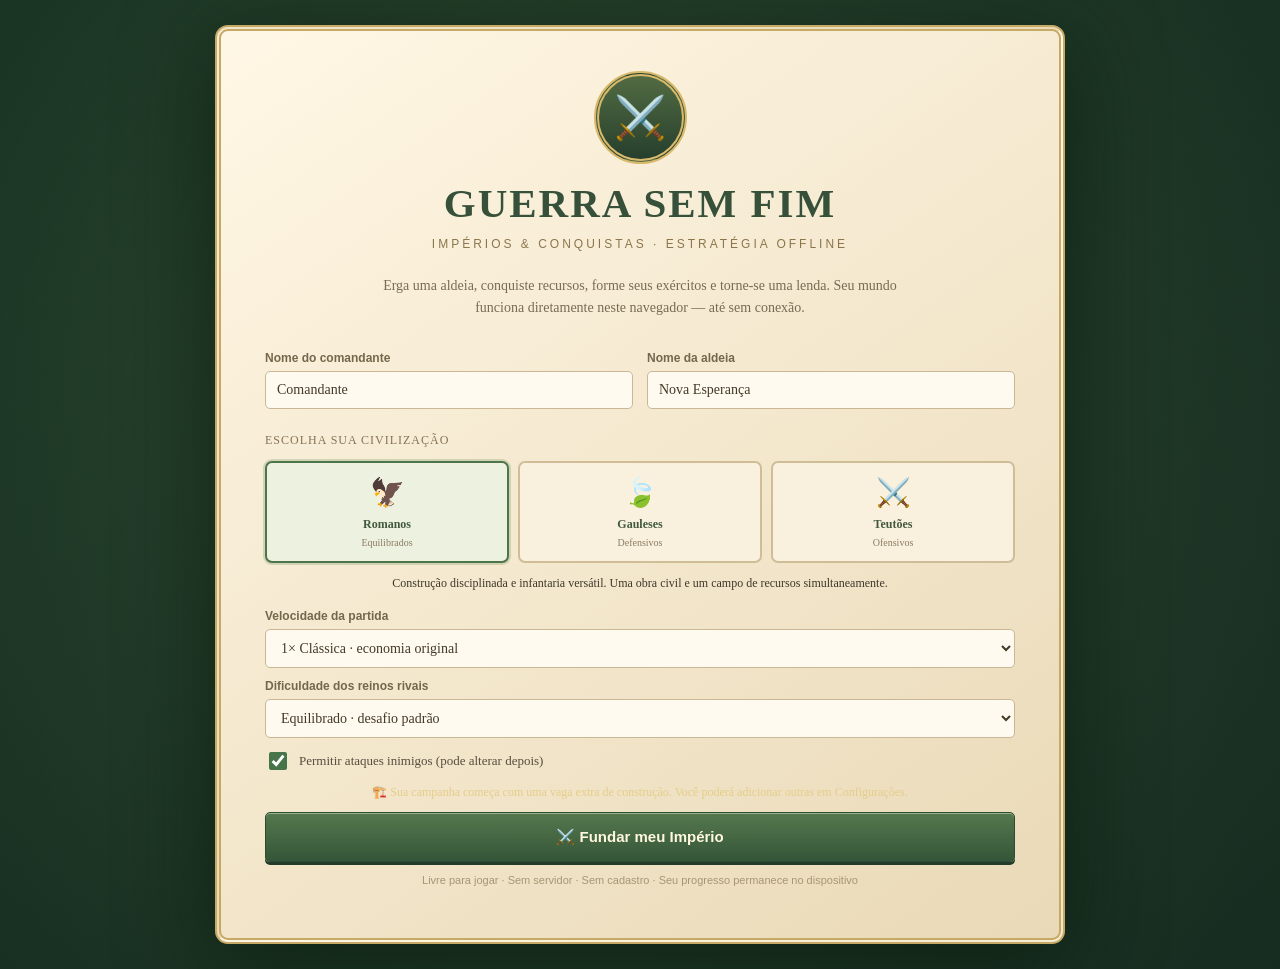
<file: index.html>
<!doctype html>
<html lang="pt-BR">
<head>
  <meta charset="utf-8">
  <meta name="viewport" content="width=device-width, initial-scale=1">
  <meta name="theme-color" content="#364b30">
  <meta name="description" content="Guerra Sem Fim v1.8 — estratégia medieval offline inspirada nos clássicos de aldeias e impérios.">
  <title>Guerra Sem Fim — Impérios & Conquistas</title>
  <link rel="icon" type="image/svg+xml" href="assets/favicon.svg">
  <link rel="stylesheet" href="styles.css">
  <link rel="stylesheet" href="styles-responsive.css">
  <link rel="stylesheet" href="styles-fit.css">
  <link rel="stylesheet" href="styles-art.css">
  <link rel="stylesheet" href="styles-ui.css">
  <link rel="stylesheet" href="styles-stage.css">
</head>
<body>
  <div id="app"></div>
  <noscript>Ative o JavaScript no navegador para jogar Guerra Sem Fim.</noscript>
  <script src="js/data.js"></script>
  <script src="js/art.js"></script>
  <script src="js/art-stage.js"></script>
  <script src="js/war.js"></script>
  <script src="js/ai.js"></script>
  <script src="js/campaign.js"></script>
  <script src="js/expansion.js"></script>
  <script src="js/world-events.js"></script>
  <script src="js/engine.js"></script>
  <script src="js/ui/dom.js"></script>
  <script src="js/ui/core.js"></script>
  <script src="js/ui/village.js"></script>
  <script src="js/ui/map.js"></script>
  <script src="js/ui/military.js"></script>
  <script src="js/ui/progress.js"></script>
  <script src="js/ui/economy.js"></script>
  <script src="js/ui/panels.js"></script>
  <script src="js/ui/render.js"></script>
  <script src="js/app.js"></script>
</body>
</html>
</file>
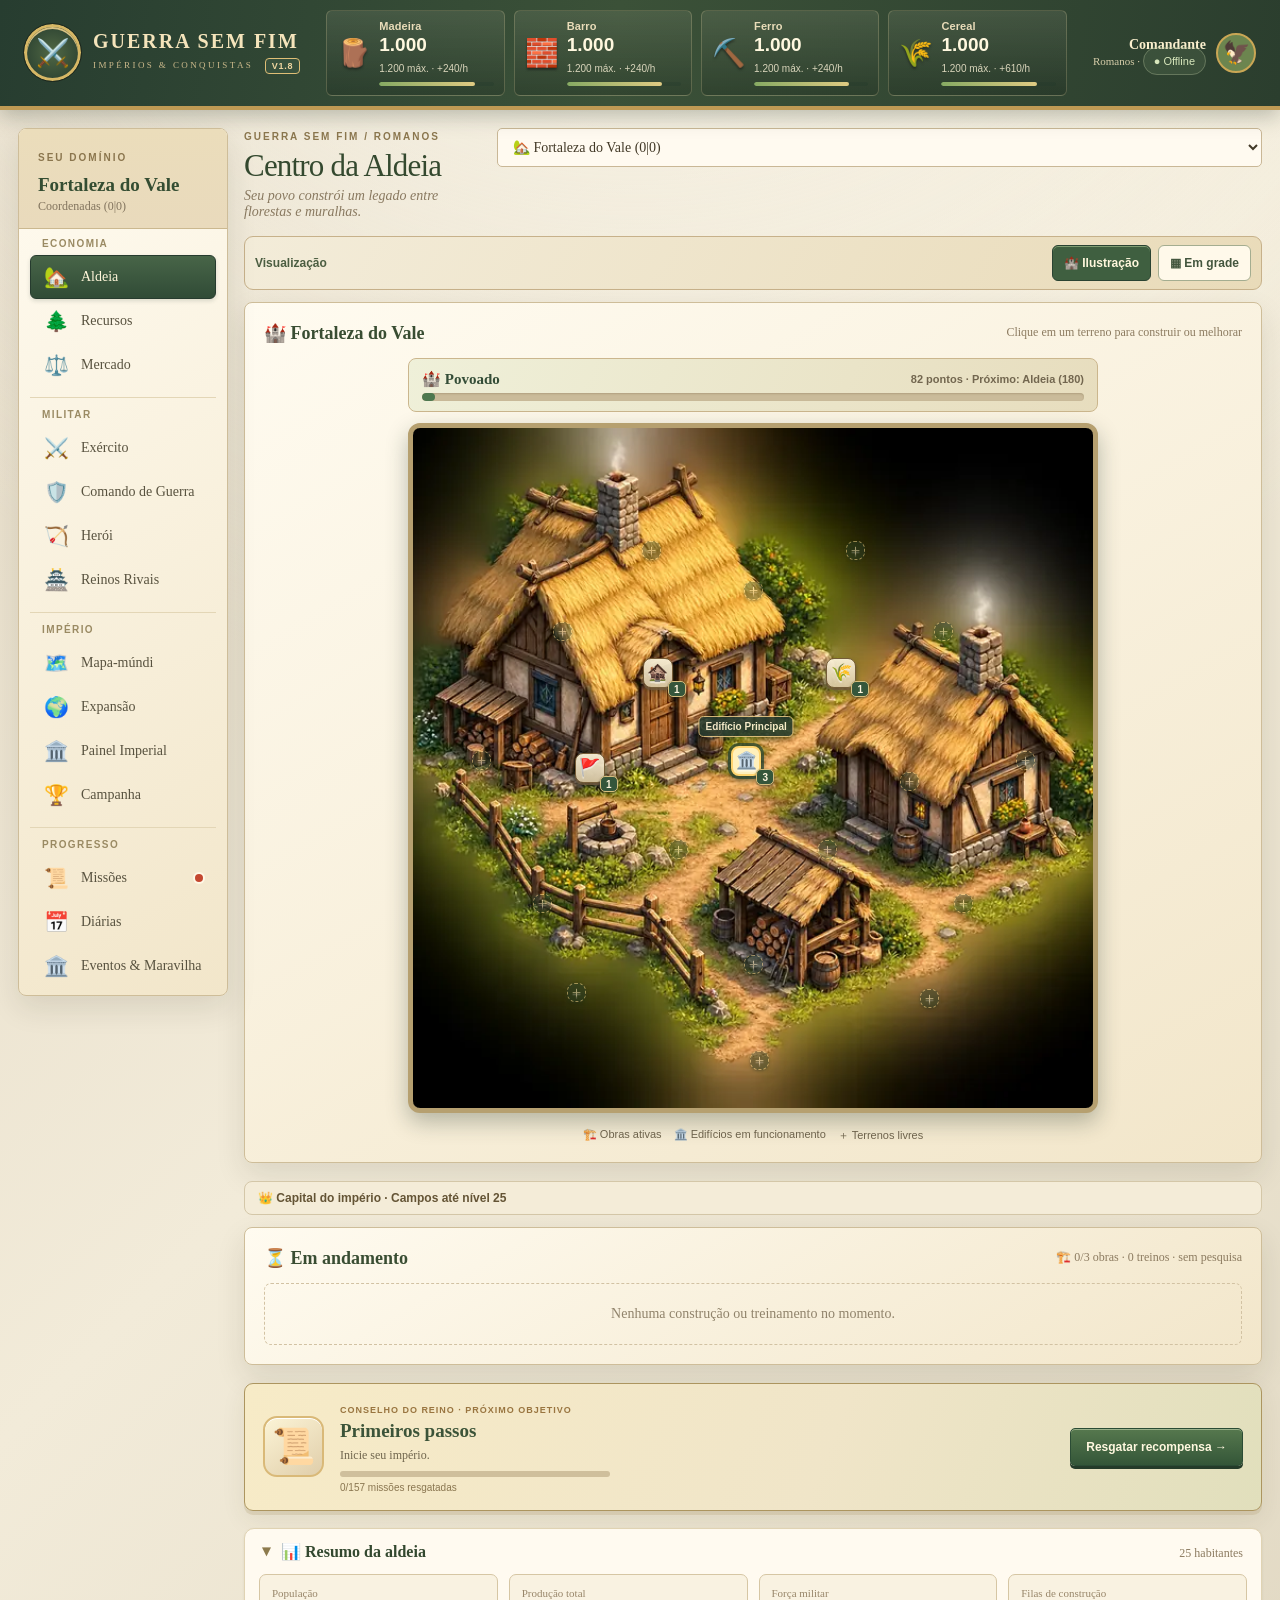
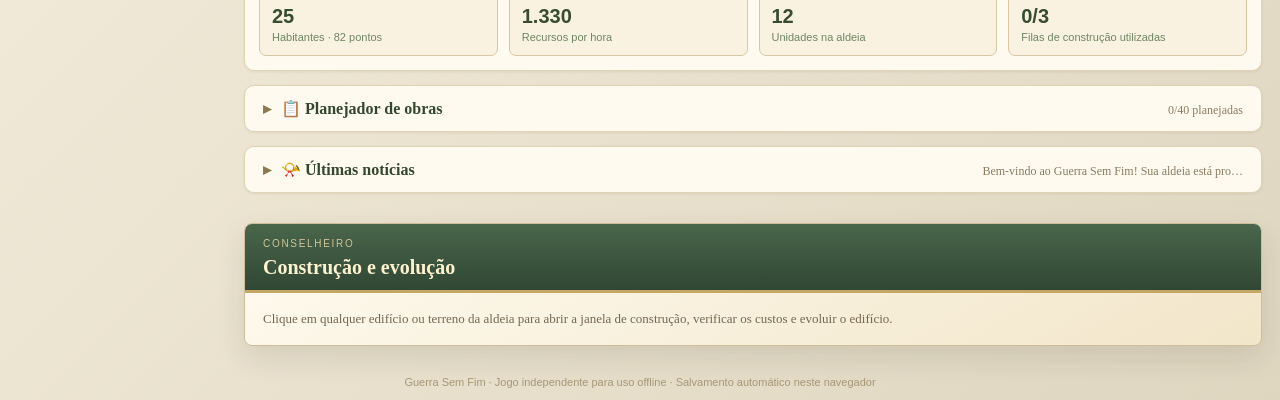
<file: preview-local.html>
<!doctype html>
<html lang="pt-BR">
<head>
  <meta charset="utf-8">
  <meta name="viewport" content="width=device-width, initial-scale=1">
  <meta name="theme-color" content="#364b30">
  <meta name="description" content="Guerra Sem Fim — estratégia medieval offline inspirada nos clássicos de aldeias e impérios.">
  <title>Guerra Sem Fim — Impérios & Conquistas</title>
  <link rel="icon" type="image/svg+xml" href="assets/favicon.svg">
  <link rel="stylesheet" href="styles.css">
  <link rel="stylesheet" href="styles-responsive.css">
  <link rel="stylesheet" href="styles-fit.css">
  <link rel="stylesheet" href="styles-art.css">
  <link rel="stylesheet" href="styles-ui.css">
  <link rel="stylesheet" href="styles-stage.css">
</head>
<body>
  <div id="app"></div>
  <noscript>Ative o JavaScript no navegador para jogar Guerra Sem Fim.</noscript>
  <script src="js/data.js"></script>
  <script src="js/art.js"></script>
  <script src="js/art-stage.js"></script>
  <script src="js/war.js"></script>
  <script src="js/ai.js"></script>
  <script src="js/campaign.js"></script>
  <script src="js/expansion.js"></script>
  <script src="js/world-events.js"></script>
  <script src="js/engine.js"></script>
  <script>if(!window.GSF.load())window.GSF.newGame({player:'Comandante',village:'Fortaleza do Vale',tribe:'romans',speed:12});</script>
  <script src="js/ui/dom.js"></script>
  <script src="js/ui/core.js"></script>
  <script src="js/ui/village.js"></script>
  <script src="js/ui/map.js"></script>
  <script src="js/ui/military.js"></script>
  <script src="js/ui/progress.js"></script>
  <script src="js/ui/economy.js"></script>
  <script src="js/ui/panels.js"></script>
  <script src="js/ui/render.js"></script>
  <script src="js/app.js"></script>
</body>
</html>
</file>
<file: styles.css>
:root{--forest:#304532;--forest2:#486345;--moss:#6b8257;--gold:#caa755;--gold2:#e4c97d;--paper:#f6eedc;--paper2:#eadbbd;--ink:#3f372b;--muted:#867a65;--line:#d8c8a7;--red:#ab5944;--shadow:0 12px 30px #2423161c;--soft:0 3px 10px #292b1b12;}
*{box-sizing:border-box}html{min-width:320px}body{margin:0;background:#e5deca;color:var(--ink);font-family:Georgia,'Times New Roman',serif;font-size:14px}button,input,select,textarea{font:inherit}button{cursor:pointer}button:disabled{cursor:not-allowed;opacity:.43}a{color:var(--forest2)}.game-shell{min-height:100vh;background:radial-gradient(circle at 50% -20%,#fcf9ee 0,transparent 45%),linear-gradient(135deg,#e4dac6,#f2ebd9 44%,#dfd6c0)}.masthead{background:linear-gradient(98deg,#273d30 0%,#3b5138 48%,#2b3e2e 100%);border-bottom:4px solid #bf9a54;color:#fbf0ce;box-shadow:0 6px 20px #15231942;position:relative;z-index:2}.masthead-inner{max-width:1600px;margin:auto;min-height:80px;display:flex;align-items:center;padding:10px 24px;gap:26px}.brand{display:flex;align-items:center;gap:12px;min-width:235px;color:#f5e4bb;user-select:none}.brand-seal{width:57px;height:57px;border:3px solid #d6b765;outline:1px solid #1c271d;border-radius:50%;display:grid;place-items:center;background:radial-gradient(#516844,#253b2e);font-size:27px;box-shadow:0 2px 0 #d8c183 inset}.brand h1{font-size:20px;line-height:1;letter-spacing:2px;margin:0;font-weight:700;text-transform:uppercase}.brand small{display:block;letter-spacing:2.4px;color:#cbb98b;font-size:9px;margin-top:7px;text-transform:uppercase}.resource-bar{flex:1;display:flex;align-items:stretch;justify-content:center;gap:8px}.resource-pill{min-width:104px;flex:1;max-width:180px;padding:8px 10px;border-radius:6px;background:linear-gradient(180deg,#fff7df17,#121c1438);border:1px solid #e8d6a43a;display:flex;align-items:center;gap:9px}.resource-pill .ico{font-size:23px;filter:drop-shadow(0 2px 1px #1118)}.resource-pill strong{font:700 17px Arial,sans-serif;color:#fff8df;white-space:nowrap}.resource-pill small{display:block;font:11px Arial,sans-serif;color:#d9d5bb;margin-top:3px;white-space:nowrap}.account-pill{min-width:185px;display:flex;align-items:center;justify-content:end;gap:10px}.account-pill .avatar{width:40px;height:40px;background:#6c854f;border:2px solid var(--gold);border-radius:50%;display:grid;place-items:center;font-size:22px}.account-pill strong{font-size:14px;display:block}.account-pill small{font-size:11px;color:#d6cda9}.app-frame{max-width:1600px;margin:auto;display:grid;grid-template-columns:230px minmax(0,1fr) 300px;gap:22px;padding:24px;align-items:start}.sidebar,.inspector,.panel,.paper-card{background:linear-gradient(150deg,#fffbf0,#f2e6ca);border:1px solid #cebd99;box-shadow:var(--shadow);border-radius:8px;overflow:hidden}.sidebar{position:sticky;top:16px}.side-heading{padding:20px 19px 14px;background:linear-gradient(#ebddbb,#e9dabc);border-bottom:1px solid #cbb88f}.eyebrow{color:#8b764e;text-transform:uppercase;letter-spacing:2px;font:bold 10px Arial,sans-serif}.side-heading h2{font-size:19px;margin:9px 0 3px;color:#344d32}.side-heading p{margin:0;color:#82745e;font-size:12px}.side-sub{padding:15px 16px 8px;text-transform:uppercase;letter-spacing:1.7px;font:700 10px Arial,sans-serif;color:#968262}.nav-list{padding:9px 11px 15px;display:grid;gap:4px}.nav-item{width:100%;display:flex;align-items:center;gap:12px;border:1px solid transparent;background:transparent;color:#58523f;padding:12px 12px;text-align:left;border-radius:6px;transition:.15s;font-size:14px}.nav-item .nav-ico{font-size:20px;width:26px;text-align:center}.nav-item:hover{background:#e8dbbe}.nav-item.active{background:linear-gradient(#486548,#304b36);color:#fff6da;border-color:#263b2e;box-shadow:0 2px 4px #172d2326}.sidebar-footer{margin:2px 15px 17px;padding:14px;background:#e8ddc4;border:1px solid #d5c5a3;border-radius:6px}.footer-stat{display:flex;justify-content:space-between;margin:5px 0;color:#665a45;font-size:12px}.footer-stat strong{color:#304b36}.content{min-width:0}.page-head{display:flex;align-items:flex-start;justify-content:space-between;gap:18px;margin-bottom:16px}.page-head h2{font-size:31px;font-weight:normal;letter-spacing:-.8px;color:#34492f;margin:4px 0}.page-head p{margin:0;color:#897960;font-style:italic;font-size:14px}.pill{display:inline-flex;align-items:center;gap:7px;background:#f8f1e0;border:1px solid #d8c8a7;border-radius:30px;padding:8px 12px;color:#625840;font:12px Arial,sans-serif;white-space:nowrap}.panel{padding:19px;margin-bottom:18px}.panel-title{display:flex;align-items:center;justify-content:space-between;gap:12px;margin-bottom:14px}.panel-title h3,.inspector h3{font-size:18px;color:#394d32;margin:0}.section-note{font-size:12px;color:#8c7b60}.stats-strip{display:grid;grid-template-columns:repeat(4,1fr);gap:11px;margin-bottom:18px}.stat{border:1px solid #d6c6a4;border-radius:7px;background:#f9f2e1;padding:12px 12px;min-width:0}.stat small{font-size:11px;color:#98866a;display:block;margin-bottom:6px}.stat strong{font:700 20px Arial,sans-serif;color:#384c32}.stat em{display:block;font:11px Arial,sans-serif;color:#6e8660;margin-top:3px;font-style:normal}.scene{position:relative;border:5px solid #d4be8d;border-radius:12px;overflow:hidden;box-shadow:inset 0 0 0 2px #fef8e5,0 6px 12px #352d1d22;background:#9fbe87}.scene:before{content:"";pointer-events:none;position:absolute;inset:0;background-image:radial-gradient(#d5dfac 1px,transparent 2px),radial-gradient(#547d52 1px,transparent 2px);background-size:34px 41px,53px 47px;background-position:2px 4px,21px 12px;opacity:.48}.town-board{height:545px;background:radial-gradient(ellipse at 49% 50%,#d6d8a8 0 30%,#a3c188 30% 53%,#81a879 56%,#98bb84 72%)}.town-board:after{content:"";position:absolute;inset:8% 12%;border:17px double #b29d72;border-radius:50%;pointer-events:none;opacity:.45;transform:rotate(-13deg)}.town-road{position:absolute;top:46%;left:15%;width:75%;height:10%;transform:rotate(-19deg);border-radius:50%;background:#d2be8f80;box-shadow:0 0 0 8px #c8b28b39}.town-road.other{transform:rotate(39deg);top:47%;left:13%}.town-water{position:absolute;background:#84aeb2;border:5px solid #659384;border-radius:50%;width:145px;height:75px;right:-36px;bottom:16px;transform:rotate(-26deg);opacity:.75}.town-tree{position:absolute;font-size:31px;filter:drop-shadow(2px 4px 1px #40663f88);pointer-events:none;z-index:1}.town-slot{position:absolute;transform:translate(-50%,-50%);z-index:3;border:0;background:transparent;display:flex;flex-direction:column;align-items:center;min-width:65px;max-width:85px;padding:3px 0;transition:.16s}.town-slot:hover,.town-slot.selected{transform:translate(-50%,-55%) scale(1.09);filter:brightness(1.1)}.town-slot .building-art{font-size:27px;line-height:1;display:grid;place-items:center;width:56px;height:45px;border-radius:15px;background:radial-gradient(ellipse at 50% 70%,#c8a474 0,#aa805c 46%,#6b8c53 48%,transparent 69%);text-shadow:0 2px 1px #fff8;filter:drop-shadow(2px 4px 2px #23351b66)}.town-slot.empty .building-art{font-size:23px;color:#756f54;border:2px dashed #b5a476;background:#d3d3a685;width:43px;height:32px}.town-slot .slot-name{display:block;white-space:nowrap;font:700 10px Arial,sans-serif;padding:3px 5px;border-radius:4px;background:#fff9e9e8;border:1px solid #cdbb8f;box-shadow:0 2px 3px #282b1830;color:#594831;max-width:104px;text-overflow:ellipsis;overflow:hidden}.slot-level{position:absolute;top:2px;right:3px;font:700 11px Arial,sans-serif;background:#426b42;color:white;border:2px solid #e5d7ae;border-radius:50%;min-width:20px;height:20px;display:grid;place-items:center}.field-board{height:520px;background:radial-gradient(ellipse at center,#bbd3a4 0 18%,#8bb07c 42%,#658f65 80%,#49785b)}.field-board:after{content:"";position:absolute;left:36%;top:34%;width:27%;height:32%;border:12px solid #d1b88d;border-radius:50%;background:radial-gradient(#c8cba4,#a4ba8d);opacity:.86;box-shadow:0 2px 14px #203d2544}.field-hamlet{position:absolute;top:45%;left:46%;z-index:2;font-size:52px;transform:translate(-50%,-50%);pointer-events:none;filter:drop-shadow(3px 5px 2px #2a562658)}.field-slot{position:absolute;z-index:3;transform:translate(-50%,-50%);background:#e8dcadba;border:2px solid #a89060;border-radius:9px;padding:6px 6px 5px;min-width:55px;box-shadow:0 3px 0 #4c5c4166;display:grid;justify-items:center;gap:2px;transition:.15s;color:#403921}.field-slot:hover,.field-slot.selected{background:#fff1b3;transform:translate(-50%,-54%) scale(1.13);z-index:5}.field-slot .icon{font-size:25px;line-height:1.05}.field-slot small{font:700 11px Arial,sans-serif;color:#385338}.field-slot[data-resource='wood']{background:#d3e2bbdd}.field-slot[data-resource='iron']{background:#d5d8c7df}.field-slot[data-resource='clay']{background:#e6c2a9e8}.field-slot[data-resource='crop']{background:#eee1a7e8}.field-slot.queued{outline:3px solid #e9be53}.legend{display:flex;flex-wrap:wrap;justify-content:center;gap:12px;margin-top:15px;font:11px Arial,sans-serif;color:#71654e}.legend b{font-weight:normal}.inspector{position:sticky;top:16px;min-height:390px}.inspector-head{background:linear-gradient(#49664b,#304734);padding:17px 18px;color:#f8eccc;border-bottom:3px solid #c4a765}.inspector-head small{color:#d3c497;text-transform:uppercase;letter-spacing:1.7px;font:10px Arial,sans-serif}.inspector-head h3{margin:5px 0 0;color:#fff2cf;font-size:20px}.inspector-body{padding:18px}.inspector-body p{color:#766c59;font-size:13px;line-height:1.55;margin:5px 0 15px}.big-icon{font-size:48px;display:block;text-align:center;margin:6px auto 15px;filter:drop-shadow(0 3px 1px #453a2f30)}.progress-track{height:9px;background:#d8cbb1;border-radius:9px;overflow:hidden;border:1px solid #baa884}.progress-bar{height:100%;background:linear-gradient(90deg,#668c55,#b2bb6e);border-radius:9px;transition:width .5s}.build-cost{display:grid;grid-template-columns:repeat(2,1fr);gap:7px;margin:13px 0}.cost-item{padding:7px 8px;background:#eee4ce;border:1px solid #ddccaa;border-radius:5px;font:12px Arial,sans-serif;color:#4d432f;display:flex;align-items:center;justify-content:space-between;gap:5px}.cost-item.insufficient{color:#b0503a;background:#f3d6c7}.btn{border:1px solid #2b4c35;background:linear-gradient(#56784e,#345638);box-shadow:inset 0 1px #9ab28c,0 3px 0 #243b29;color:#fff8df;font:700 12px Arial,sans-serif;padding:11px 15px;border-radius:5px;transition:.15s;text-align:center}.btn:hover:not(:disabled){filter:brightness(1.12);transform:translateY(-1px)}.btn.secondary{background:linear-gradient(#f8efd9,#e9d7b2);border-color:#bba477;color:#625338;box-shadow:0 2px 0 #b09a73}.btn.danger{background:linear-gradient(#bb735f,#934835);border-color:#813e31;box-shadow:0 3px 0 #79382d}.btn.small{padding:7px 10px;font-size:11px}.btn.wide{width:100%}.btn-row{display:flex;flex-wrap:wrap;gap:8px;margin:12px 0}.muted{color:#988973!important}.warning{font-size:12px;color:#a4553d;padding:10px;background:#f8e2d2;border:1px solid #e3c6af;border-radius:5px}.good{color:#417645!important}.divider{height:1px;background:#d7c7a9;margin:16px 0}.mini-heading{font-size:12px;text-transform:uppercase;letter-spacing:1px;color:#857356;margin:13px 0 8px}.queue-item{background:#f6ecd5;border:1px solid #d6c4a4;border-radius:6px;padding:11px;margin:8px 0}.queue-item strong{font-size:13px;display:block}.queue-item small{font:11px Arial,sans-serif;color:#88765d;display:block;margin:5px 0}.queue-item .progress-track{margin-top:7px}.empty-state{text-align:center;padding:22px;color:#90836b;border:1px dashed #d2c2a3;border-radius:7px}.empty-state .emoji{display:block;font-size:34px;margin-bottom:10px}.building-catalog{display:grid;grid-template-columns:repeat(2,1fr);gap:8px;margin:10px 0}.catalog-item{border:1px solid #d3c2a0;background:#f8f1df;text-align:left;padding:10px;border-radius:6px;display:flex;align-items:center;gap:10px;color:#524734;font-size:12px;min-height:57px}.catalog-item:hover{border-color:#699061;background:#e9eedb}.catalog-item.disabled{opacity:.6}.catalog-item .emoji{font-size:24px}.catalog-item small{display:block;color:#8a7a61;font-size:10px}.map-area{padding:15px}.map-controls{display:flex;justify-content:space-between;align-items:center;margin-bottom:14px;gap:9px;flex-wrap:wrap}.map-grid{display:grid;grid-template-columns:repeat(11,minmax(0,1fr));gap:3px;padding:8px;background:#849c77;border:4px solid #bba782;border-radius:8px}.map-tile{aspect-ratio:1;border:1px solid #839d72;background:linear-gradient(145deg,#a7c98a,#84b074);padding:1px;display:flex;align-items:center;justify-content:center;position:relative;border-radius:3px;min-width:0}.map-tile:nth-child(5n){background:linear-gradient(#b4cb85,#96b87b)}.map-tile:hover{outline:2px solid #fff2c8;z-index:1}.map-tile .glyph{font-size:clamp(12px,1.85vw,28px);filter:drop-shadow(1px 2px 1px #324f3855)}.map-tile .coord{position:absolute;left:3px;bottom:1px;font:8px Arial,sans-serif;color:#425e39;opacity:.65}.map-tile.player{background:#d3bf83;border:2px solid #e9dcad}.map-tile.enemy{background:linear-gradient(#c6b28e,#a69b6f)}.map-tile.oasis{background:linear-gradient(#aad8a4,#6dada1)}.map-tile.selected{outline:3px solid #e9bd54;z-index:2}.map-tile.center{box-shadow:inset 0 0 0 2px #fdf8d4}.map-info{display:flex;gap:10px;align-items:center;font-size:12px;color:#82745b}.map-dot{width:10px;height:10px;border-radius:50%;display:inline-block;background:#a3c78f;border:1px solid #698c65}.map-dot.enemy{background:#c9a48b}.map-dot.player{background:#e7cb79}.map-dot.oasis{background:#7cbab2}.troop-row{display:grid;grid-template-columns:minmax(0,1.8fr) 90px minmax(0,1fr) 115px;align-items:center;gap:13px;border-top:1px solid #e2d5bb;padding:14px 0}.troop-info{display:flex;align-items:center;gap:12px}.troop-info .badge-icon{width:49px;height:49px;display:grid;place-items:center;background:#ece1c7;border:1px solid #d8c69f;border-radius:6px;font-size:27px}.troop-info strong{display:block;font-size:15px;color:#465d3f}.troop-info small{display:block;font-size:11px;color:#87785f;margin-top:4px}.troop-row input,.form-input,select,textarea{width:100%;padding:10px 11px;background:#fffaf0;border:1px solid #c9b796;color:#423927;border-radius:5px;outline:none}.troop-row input:focus,.form-input:focus,select:focus,textarea:focus{border-color:#5c8653;box-shadow:0 0 0 2px #5c865322}.troop-data{color:#70634e;font:12px Arial,sans-serif}.troop-data strong{display:block;color:#3d553d;font-size:17px}.roster{display:flex;gap:8px;flex-wrap:wrap}.roster-chip{background:#e9dec7;border:1px solid #d3c29f;border-radius:5px;padding:8px;font:12px Arial,sans-serif}.roster-chip strong{color:#385338}.quest-card{display:flex;align-items:center;gap:16px;padding:16px;background:#f9f1dd;border:1px solid #dac9a7;border-radius:7px;margin:9px 0}.quest-card .symbol{font-size:30px;width:45px;text-align:center}.quest-card .info{flex:1}.quest-card h4{margin:0 0 5px;color:#43573a;font-size:15px}.quest-card p{margin:0;color:#89785e;font-size:12px}.report-card{padding:15px;border:1px solid #d9c9aa;border-radius:6px;background:#faf3e3;margin-bottom:10px;display:flex;gap:12px;align-items:flex-start}.report-card .icon{font-size:26px}.report-card h4{margin:0 0 5px;color:#456043}.report-card p{margin:0 0 8px;color:#766a54;line-height:1.5}.report-card small{color:#a28f70;font:11px Arial,sans-serif}.report-card.defeat h4{color:#a45642}.event-list{display:grid;gap:9px}.event{display:flex;gap:12px;align-items:flex-start;font-size:12px;color:#7c705a}.event .time{white-space:nowrap;color:#9a8a70;font:11px Arial,sans-serif}.toast{position:fixed;right:25px;bottom:24px;padding:14px 20px;border-radius:8px;color:#fff9e5;background:#385d3e;box-shadow:0 10px 40px #11241740;z-index:100;max-width:360px;font-size:13px;animation:rise .25s ease}.toast.error{background:#9d4b3b}@keyframes rise{from{transform:translateY(15px);opacity:0}to{opacity:1;transform:translateY(0)}}.modal-backdrop{position:fixed;inset:0;background:#152318ab;display:grid;place-items:center;padding:18px;z-index:99;backdrop-filter:blur(5px)}.modal{width:min(570px,100%);background:linear-gradient(#fff8e9,#eaddbd);border:4px double #bba46e;box-shadow:0 20px 80px #11220f6e;border-radius:10px;padding:28px;max-height:95vh;overflow:auto}.modal h2{font-size:28px;color:#3b5439;margin:0 0 10px}.modal p{color:#7f715b;line-height:1.5}.form-grid{display:grid;grid-template-columns:1fr 1fr;gap:14px}.form-field{display:block;margin:11px 0}.form-field span{display:block;font:700 12px Arial,sans-serif;color:#75674c;margin:0 0 6px}.tribe-options{display:grid;grid-template-columns:repeat(3,1fr);gap:9px;margin:13px 0}.tribe-option{background:#f9f1de;border:2px solid #cfbd98;border-radius:7px;padding:13px 9px;text-align:center;cursor:pointer}.tribe-option.selected{border-color:#4e7549;background:#edf1df;box-shadow:0 0 0 2px #7d9b7050}.tribe-option span{font-size:28px;display:block;margin-bottom:8px}.tribe-option strong{display:block;font-size:12px;color:#42593f}.tribe-option small{display:block;color:#8b7b62;font-size:10px;margin-top:5px}.welcome{min-height:100vh;display:grid;place-items:center;padding:25px;background:radial-gradient(circle at center,#66835933,#142c1fbb),linear-gradient(145deg,#2b4a30,#182b22)}.welcome-card{max-width:850px;width:100%;padding:40px 44px;background:linear-gradient(145deg,#fff7e5,#e9d9b7);border:6px double #c6a965;border-radius:13px;box-shadow:0 20px 90px #061708a6;text-align:center}.welcome-emblem{width:93px;height:93px;background:linear-gradient(#526b42,#263f2d);border:5px double #d9b96b;border-radius:50%;display:grid;place-items:center;margin:0 auto 15px;font-size:42px}.welcome-card h1{font-size:41px;color:#36503a;letter-spacing:2px;margin:0}.welcome-card .tagline{text-transform:uppercase;letter-spacing:3px;color:#8c754c;font:12px Arial,sans-serif;margin:10px 0 24px}.welcome-card .lead{color:#786b54;max-width:550px;margin:0 auto 20px;line-height:1.6}.welcome .form-field{text-align:left}.right-details{font-size:12px;color:#8d7a5b}.hero-avatar{background:radial-gradient(circle at center,#d9c08e,#ac976c);border:5px double #be9f65;height:165px;display:grid;place-items:center;font-size:80px;border-radius:9px;margin-bottom:17px}.skill-row{display:flex;justify-content:space-between;gap:8px;align-items:center;padding:14px 0;border-top:1px solid #e0d2b4}.skill-row strong{color:#485f40}.hero-xp{font:12px Arial,sans-serif;color:#78694e}.settings-grid{display:grid;grid-template-columns:repeat(2,1fr);gap:13px}.setting-card{border:1px solid #d4c19d;border-radius:6px;padding:15px;background:#f9f0dc}.setting-card h4{margin:0 0 7px;color:#45583c}.setting-card p{font-size:12px;color:#81745f}.offline-tag{color:#d8e7bc;background:#78916a30;border:1px solid #d9e1b644;border-radius:20px;padding:7px 10px;font:11px Arial,sans-serif}.footer-text{font:11px Arial,sans-serif;color:#a69675;text-align:center;padding:12px}.mission-flag{background:#efead5;border:1px solid #d7caad;padding:12px;border-radius:6px;margin-bottom:16px;color:#6d654e;font-size:12px}.sr-only{position:absolute;width:1px;height:1px;overflow:hidden;clip:rect(0,0,0,0)}@media(max-width:1200px){.app-frame{grid-template-columns:190px minmax(0,1fr) 270px;gap:13px;padding:14px}.brand{min-width:205px}.resource-pill{min-width:82px;padding:7px}.resource-pill .ico{font-size:19px}.resource-pill strong{font-size:14px}.town-board{height:475px}.field-board{height:470px}.troop-row{grid-template-columns:minmax(0,1.3fr) 70px 70px 95px;gap:8px}}@media(max-width:920px){.masthead-inner{flex-wrap:wrap;gap:10px;padding:10px 14px}.brand{min-width:0;flex:1}.account-pill{min-width:0}.resource-bar{order:3;flex-basis:100%;overflow-x:auto;justify-content:stretch}.resource-pill{min-width:100px;max-width:none}.app-frame{display:grid;grid-template-columns:155px minmax(0,1fr);gap:12px}.inspector{grid-column:2;position:static;min-height:0}.sidebar{grid-row:1 / span 2}.nav-item{font-size:12px;padding:10px 8px;gap:6px}.nav-item .nav-ico{font-size:18px;width:22px}.side-heading{padding:15px 9px}.side-heading h2{font-size:16px}.stats-strip{grid-template-columns:repeat(2,1fr)}.page-head h2{font-size:25px}}@media(max-width:580px){.masthead-inner{padding:8px}.brand h1{font-size:15px}.brand small{font-size:8px}.brand-seal{height:44px;width:44px;font-size:21px}.account-pill .avatar{height:33px;width:33px;font-size:18px}.account-pill strong{font-size:11px}.account-pill small{font-size:9px}.resource-pill{min-width:84px}.resource-pill strong{font-size:13px}.app-frame{display:block;padding:10px}.sidebar{position:static;margin-bottom:12px}.side-heading{display:none}.side-sub{display:none}.nav-list{display:flex;overflow-x:auto;gap:4px;padding:8px}.nav-item{width:auto;flex:0 0 auto;padding:8px 10px}.sidebar-footer{display:none}.panel{padding:11px}.scene.town-board{height:395px}.scene.field-board{height:400px}.town-slot .building-art{font-size:20px;width:40px;height:32px}.town-slot .slot-name{font-size:8px;max-width:65px}.town-slot{min-width:36px}.slot-level{font-size:9px;height:17px;min-width:17px}.field-slot{min-width:37px;padding:4px}.field-slot .icon{font-size:19px}.map-grid{gap:1px;padding:2px}.map-tile .coord{display:none}.map-tile .glyph{font-size:15px}.inspector{margin-top:13px}.stats-strip{gap:7px}.stat{padding:8px}.stat strong{font-size:16px}.page-head h2{font-size:23px}.page-head .pill{font-size:10px}.troop-row{grid-template-columns:1fr 65px 85px;gap:7px}.troop-data{display:none}.troop-info .badge-icon{width:34px;height:34px;font-size:20px}.troop-info strong{font-size:12px}.troop-info small{font-size:10px}.building-catalog{grid-template-columns:1fr}.form-grid{grid-template-columns:1fr}.tribe-options{gap:5px}.tribe-option{padding:10px 4px}.welcome-card{padding:24px 13px}.welcome-card h1{font-size:28px}.modal{padding:18px}.settings-grid{grid-template-columns:1fr}}
@media(max-width:580px){.resource-pill small{display:none}.resource-pill{justify-content:center;min-width:0;gap:4px}.resource-pill .ico{font-size:20px}.resource-pill strong{font-size:12px}}

/* v0.2 — composição visual offline e melhoria de legibilidade */
.version-stamp{display:inline-block;margin-left:7px;padding:2px 6px;border:1px solid #dfbe76;border-radius:4px;color:#f0d7a1;background:#38513d;font:700 9px Arial,sans-serif;letter-spacing:.08em;vertical-align:middle}
.resource-pill{position:relative;overflow:hidden;align-items:flex-start}
.resource-detail{min-width:0;flex:1}
.resource-meter{display:block;height:4px;background:#1d372940;border-radius:12px;margin-top:5px;overflow:hidden}
.resource-meter>span{display:block;height:100%;border-radius:inherit;background:linear-gradient(90deg,#86aa63,#e0cb83);transition:width .4s ease}
.town-board{background:#729a74 url('assets/aldeia-cenario.svg') center/cover no-repeat;isolation:isolate;box-shadow:inset 0 0 0 6px #263a2733,inset 0 0 56px #182e194d}
.field-board{background:#80a37b url('assets/campos-cenario.svg') center/cover no-repeat;isolation:isolate;box-shadow:inset 0 0 0 6px #263a2733,inset 0 0 56px #182e194d}
.town-board:before,.field-board:before{content:"";position:absolute;inset:0;background:linear-gradient(125deg,#fff4cb12,transparent 50%,#142d2230);pointer-events:none;z-index:1}
.town-board .town-road{background:#dac494a3;border:1px solid #e8d4a064}
.scene-title{position:absolute;z-index:7;top:12px;left:14px;background:#2b4539dd;border:1px solid #f0dfaa90;box-shadow:0 2px 10px #102b2266;border-radius:6px;color:#fff4d5;padding:7px 11px;font:700 11px Arial,sans-serif;letter-spacing:.025em;pointer-events:none}
.town-slot .building-art{background:radial-gradient(ellipse at 45% 65%,#edcd8f 0,#bb9161 44%,#647b51 49%,transparent 73%);filter:drop-shadow(3px 5px 2px #1a34187d);transition:transform .23s,filter .23s}
.town-slot.tier-2 .building-art{background:radial-gradient(ellipse at 48% 61%,#fae4b2 0,#9eae8f 44%,#4e7050 52%,transparent 77%);filter:drop-shadow(4px 6px 3px #1c3827a0)}
.town-slot.tier-3 .building-art{background:radial-gradient(ellipse at 48% 61%,#fff0ce 0,#d0b67a 44%,#526c57 53%,transparent 77%);filter:drop-shadow(4px 7px 4px #20381ca6)}
.town-slot.building .building-art{animation:builderGlow 1.7s ease-in-out infinite alternate}
.town-slot.selected .building-art,.town-slot:hover .building-art{transform:scale(1.15)}
.field-slot{box-shadow:0 4px 0 #34513965,0 7px 14px #29482d36;backdrop-filter:blur(1px);border-color:#ede2ba;transition:transform .18s,box-shadow .18s}
.field-slot.tier-2{box-shadow:0 4px 0 #3e633b8a,0 8px 16px #1e342f55;border-width:3px}
.field-slot.tier-3{box-shadow:0 4px 0 #b69b50,0 8px 17px #1e342f6b;border-color:#eedb8b}
.field-slot:hover,.field-slot.selected{box-shadow:0 0 0 3px #fff3b7aa,0 9px 18px #29482d88}
.town-tree{filter:drop-shadow(2px 6px 2px #1e4a37a5)}
.kingdom-guide{display:flex;align-items:center;gap:16px;border:1px solid #ac955f;background:linear-gradient(112deg,#f7ebc7,#f0e5c8 57%,#e1dfbc);border-radius:9px;padding:17px 18px;margin-bottom:17px;box-shadow:0 4px 0 #a7936738,0 8px 25px #40381915}
.guide-emblem{height:61px;min-width:61px;display:grid;place-items:center;font-size:35px;border:2px solid #d9b978;border-radius:14px;background:linear-gradient(145deg,#fcf4d6,#e0ceaa);box-shadow:inset 0 1px #fff}
.guide-copy{flex:1;min-width:0}
.guide-copy .eyebrow{font:700 9px Arial,sans-serif;letter-spacing:.11em;color:#997540}
.guide-copy strong{display:block;font-size:19px;color:#3c5439;margin-top:3px}
.guide-copy p{color:#70664e;font-size:12px;line-height:1.35;margin:5px 0 8px}
.guide-copy small{display:block;font:10px Arial,sans-serif;color:#8a7650;margin-top:5px}
.guide-progress{height:6px;width:100%;max-width:270px;background:#cfbf9c;border-radius:20px;overflow:hidden}
.guide-progress span{display:block;height:100%;background:linear-gradient(90deg,#6a9356,#b69c52);border-radius:20px}
.guide-action{min-width:142px}
button:focus-visible,select:focus-visible,input:focus-visible{outline:3px solid #edc878!important;outline-offset:3px}
@keyframes builderGlow{to{filter:drop-shadow(1px 1px 9px #fee6a9)}}
@media(max-width:920px){.kingdom-guide{flex-wrap:wrap}.guide-action{margin-left:77px}}
@media(max-width:580px){.kingdom-guide{padding:13px;gap:10px}.guide-emblem{min-width:45px;height:45px;font-size:25px}.guide-copy strong{font-size:16px}.guide-action{margin-left:0;width:100%}.scene-title{font-size:9px;top:8px;left:8px;padding:5px 8px}}
@media(prefers-reduced-motion:reduce){.town-slot.building .building-art{animation:none}.town-slot,.field-slot,.resource-meter>span{transition:none}}

/* v0.3 — painel dos reinos, alertas de invasões e assentamentos no mapa */
.map-tile.rival{background:linear-gradient(145deg,#b89b73,#80584d);border-color:#703b3c;box-shadow:inset 0 0 0 1px #e9c58d}
.map-tile.rival .glyph{filter:drop-shadow(0 2px 2px #301b19);animation:rivalBanner 3.2s ease-in-out infinite}
.map-dot.rival{background:#995452;border-color:#5e2a31}
.rivals-intro{margin-bottom:18px;border:1px solid #c6a66c;border-radius:9px;display:flex;justify-content:space-between;gap:16px;padding:22px;align-items:center;background:linear-gradient(110deg,#f5ebd2 12%,#e2cfa7 62%,#d1bc8c);box-shadow:0 5px 20px #4038221b}
.rivals-intro h3{font-size:23px;color:#354f38;margin:8px 0 5px}.rivals-intro p{max-width:580px;line-height:1.65;font-size:13px;color:#74654b;margin:0}
.rival-summary{border:1px solid #9d8a66;background:#f9eacaaf;border-radius:8px;min-width:175px;padding:15px;display:grid;gap:7px;font:12px Arial,sans-serif;text-align:center}
.rival-summary strong{font-size:14px;color:#6e4639}.rival-summary small{color:#786e53}.rival-summary span{font-weight:700;color:#395939}
.faction-grid{display:grid;grid-template-columns:repeat(3,minmax(0,1fr));gap:14px;margin-bottom:18px}
.faction-card{border:1px solid #d7c39e;border-top:5px solid var(--faction-color);border-radius:8px;background:linear-gradient(155deg,#fff8e7,#e9ddbe);padding:17px;box-shadow:var(--soft);min-width:0}
.faction-card.defeated{filter:grayscale(.65);opacity:.8}.faction-title{display:flex;gap:10px;align-items:center}.faction-icon{background:var(--faction-color);border-radius:8px;display:grid;place-items:center;height:43px;min-width:43px;font-size:23px;color:white;box-shadow:inset 0 0 0 2px #fff7df40}
.faction-title h3{font-size:16px;color:#3a4f38;margin:0 0 5px}.faction-title small{color:#958466;font:11px Arial,sans-serif}
.faction-metrics{display:flex;gap:5px;justify-content:space-between;margin:17px 0 10px;padding:11px 5px;border-top:1px solid #ddcbaa;border-bottom:1px solid #ddcbaa}
.faction-metrics span{display:grid;text-align:center;font:10px Arial,sans-serif;color:#837255}.faction-metrics b{font:700 17px Arial,sans-serif;color:#405e41;margin-bottom:3px}
.faction-card p{font:12px/1.55 Arial,sans-serif;color:#736753;min-height:62px}.faction-card .btn{width:100%}
.threat-panel{border-left:5px solid #aa594d}.incoming-row{background:#f6e2d6;border-left:3px solid #b45649;padding:12px 13px;margin:7px 0;border-radius:4px}
@keyframes rivalBanner{50%{transform:translateY(-3px)}}
@media(max-width:1200px){.faction-grid{grid-template-columns:repeat(2,minmax(0,1fr))}}
@media(max-width:650px){.faction-grid{grid-template-columns:1fr}.rivals-intro{flex-direction:column;align-items:stretch;padding:15px}.rivals-intro h3{font-size:19px}.rival-summary{min-width:0}}
@media(prefers-reduced-motion:reduce){.map-tile.rival .glyph{animation:none}}

/* Versão 0.4 — centro militar */
.war-summary{display:grid;grid-template-columns:repeat(3,minmax(0,1fr));gap:12px;margin-bottom:18px}
.war-summary>div{background:linear-gradient(155deg,#fffdf8,#ede7d7);border:1px solid #d4c39f;border-radius:13px;padding:18px;display:flex;flex-direction:column;gap:7px}
.war-summary strong{font-size:27px;color:#4d482f}.war-summary small,.war-summary span{color:#766c56}
.research-row{display:flex;align-items:center;flex-wrap:wrap;gap:12px;border-top:1px solid #e5ddca;padding:13px 0}
.research-row>div:first-child{flex:1;min-width:145px;display:flex;flex-direction:column;gap:5px}
.research-row small{color:#776d5b}.research-price{display:flex;flex-wrap:wrap;gap:6px 10px;font-size:12px}
.reinforce-grid{display:grid;grid-template-columns:repeat(2,minmax(0,1fr));gap:8px;margin:14px 0}
.reinforce-grid label{display:flex;align-items:center;justify-content:space-between;gap:10px;font-size:13px}
.reinforce-grid input{max-width:86px;min-width:55px;padding:7px;border:1px solid #cfc2a7;border-radius:7px;background:#fffcf6}
.war-hints p{color:#625843;line-height:1.6;margin:10px 0}
@media(max-width:720px){.war-summary{grid-template-columns:1fr}.reinforce-grid{grid-template-columns:1fr}.research-row>.research-price{width:100%}}

.sim-report{margin-top:15px;padding:12px;border-radius:9px;border:1px solid #bdb49c}.sim-report p{line-height:1.6;margin:8px 0}.sim-report small{font-size:12px}

/* v0.5 — ações em diálogo, painel de produção e controle de invasões */
button.resource-pill{color:inherit;text-align:left;appearance:none;-webkit-appearance:none;cursor:pointer;transition:border-color .18s,transform .18s,background .18s}
button.resource-pill:hover,button.resource-pill:focus-visible{border-color:#dfc280;background:#f0d59b29;transform:translateY(-2px)}
button.resource-pill:active{transform:translateY(0)}
.game-dialog{width:min(590px,100%);border-radius:15px;padding:0 24px 24px;box-shadow:0 24px 90px #102519a0;overflow:auto;overscroll-behavior:contain}
.game-dialog.dialog-wide{width:min(720px,100%)}
.dialog-header{display:flex;align-items:center;justify-content:space-between;gap:12px;margin:0 -24px 20px;padding:17px 22px;background:linear-gradient(105deg,#304c3c,#466543);border-bottom:3px solid #c5a563;color:#fff0cb}
.dialog-header h2{font-size:23px;line-height:1.15;color:#fff1c9;margin:0}
.dialog-close{background:#f2e5bf20;border:1px solid #e6d9b177;flex-shrink:0;color:#fff5de;font:700 17px Arial,sans-serif;border-radius:8px;min-width:38px;min-height:38px;display:grid;place-items:center}
.dialog-close:hover{background:#f2e5bf44}
.dialog-subtitle{font-size:13px;color:#746549;margin-top:-6px}
.resource-tabs{display:grid;grid-template-columns:repeat(4,minmax(0,1fr));gap:7px;margin:15px 0}
.resource-tabs button{background:#f4e9d1;border:1px solid #cfbb93;border-radius:8px;color:#67593e;font-size:12px;padding:11px 5px;cursor:pointer}
.resource-tabs button.active{background:#3c5d41;color:#fff4dd;border-color:#243f2e;box-shadow:inset 0 0 0 1px #b29b68}
.production-highlight{display:flex;align-items:center;justify-content:space-between;gap:13px;padding:17px 18px;border-radius:9px;background:#edf1de;border:1px solid #bfcca9;font-size:15px}
.production-highlight strong{color:#345b37;font:700 19px Arial,sans-serif;white-space:nowrap}
.production-track{height:9px;margin:9px 0 21px;border-radius:7px;background:#d8d7b9;overflow:hidden}
.production-track span{height:100%;background:linear-gradient(90deg,#64936b,#d1b958);display:block}
.production-rows{display:grid;gap:0;margin-bottom:16px}
.production-rows>div{display:flex;justify-content:space-between;gap:18px;padding:13px 7px;border-bottom:1px solid #dcd0b1;color:#716249;font-size:13px}
.production-rows strong{font:700 13px Arial,sans-serif;color:#385539;white-space:nowrap}
.production-rows .production-net{font-weight:700;background:#e3ead5;border-radius:6px;padding:15px}
.modal-inspector .inspector-head{margin:0 0 12px;border-radius:8px}
.modal-inspector .inspector-body{padding:4px 2px 0}
.modal-inspector .building-catalog{grid-template-columns:repeat(2,minmax(0,1fr));max-height:370px;overflow-y:auto}
.modal-inspector .catalog-item{min-height:53px}
.modal-inspector .big-icon{font-size:42px;margin:4px auto 9px}
.modal-inspector .build-cost{grid-template-columns:repeat(4,minmax(0,1fr))}
.switch-setting{display:flex;align-items:center;gap:12px;background:#eceddc;border:1px solid #bdc8a8;border-radius:9px;padding:13px;margin:11px 0;cursor:pointer;font-weight:700;color:#35573b}
.switch-setting input{width:20px;height:20px;accent-color:#3e7148;flex-shrink:0}
.enemy-attacks-setting small{color:#7e735f;font-size:12px}
.start-attack-choice{display:flex;align-items:center;gap:9px;text-align:left;font-size:13px;margin:10px 0;color:#574d3f}
.start-attack-choice input{width:18px;height:18px;accent-color:#477448}
.diplomacy-intro p{font-size:13px;line-height:1.6;color:#72664e}
.diplomacy-state{font-size:12px;color:#526748;text-align:center;padding:9px 4px;margin-top:8px}
.artifact-row{display:flex;justify-content:space-between;align-items:center;gap:10px;padding:13px;border:1px solid #d5c39f;border-radius:7px;background:#f7efd9;margin:10px 0}
.artifact-row small{display:block;font-size:11px;color:#7c735d;margin-top:4px}
@media(max-width:580px){.game-dialog{padding:0 14px 14px}.dialog-header{margin:0 -14px 16px;padding:14px}.dialog-header h2{font-size:18px}.resource-tabs{gap:3px}.resource-tabs button{font-size:11px}.production-highlight{font-size:12px;padding:12px}.production-highlight strong{font-size:14px}.modal-inspector .building-catalog{grid-template-columns:1fr}.modal-inspector .build-cost{grid-template-columns:repeat(2,1fr)}}

/* v0.6 — Crônicas do Império / conselho diplomático */
.campaign-hero{display:flex;align-items:center;justify-content:space-between;gap:24px;border:1px solid #b9a06c;border-radius:15px;background:linear-gradient(112deg,#2e483d,#526044 68%,#85784d);padding:25px 28px;color:#fff;margin-bottom:20px;box-shadow:0 10px 25px #2c2f201a}
.campaign-hero .eyebrow{color:#e7d6aa}.campaign-hero h3{font-size:clamp(20px,2.4vw,30px);color:#fff;margin:8px 0}.campaign-hero p{margin:0;max-width:580px;color:#ece7d8;line-height:1.65}
.campaign-stats{display:grid;gap:10px;min-width:175px}.campaign-stats b{background:#ffffff1b;padding:9px 12px;border-radius:8px;font-size:13px;white-space:nowrap}
.chapter-list{display:grid;gap:14px;margin-bottom:20px}.chapter-card{display:flex;align-items:flex-start;gap:18px;background:var(--panel-bg,#fffdf8);border:1px solid #d7cfbd;border-radius:14px;padding:21px;box-shadow:0 4px 10px #26241909}
.chapter-card.locked{opacity:.72}.chapter-card.completed{border-color:#97b391;background:#f3f7ee}.chapter-index{flex:0 0 44px;display:grid;place-items:center;width:44px;height:44px;background:#e6e6d8;border-radius:50%;font-size:22px;font-weight:800;color:#38523f}.chapter-card.completed .chapter-index{background:#52805b;color:#fff}.chapter-copy{flex:1;min-width:0}.chapter-copy h3{font-size:19px;margin:5px 0 8px}.chapter-copy>p{margin:0 0 12px;color:#756c5e}.chapter-checklist{display:grid;gap:7px;font-size:13px;color:#645f56}.chapter-checklist div{display:flex;gap:8px}.chapter-checklist .done{color:#3a7352;font-weight:600}.chapter-reward{font-size:12px;color:#806f46;margin:14px 0 0!important}.chapter-card>.btn{margin-top:4px;flex-shrink:0}
.victory-paths{display:grid;grid-template-columns:repeat(2,minmax(0,1fr));gap:13px;margin:14px 0}.victory-paths>div{border:1px solid #e3ddcc;border-radius:10px;padding:15px;background:#f8f5ed}.victory-paths p{font-size:13px;line-height:1.6}.victory-paths span{color:#42644b;font-weight:700}
.diplomacy-grid{display:grid;grid-template-columns:repeat(auto-fit,minmax(205px,1fr));gap:14px;margin-top:16px}.diplomacy-card{border:1px solid #ddd4bd;border-radius:12px;padding:15px;background:#faf8f1}.diplomacy-card strong{display:block;margin-bottom:9px}.diplomacy-card small{display:block;color:#685e51;margin-top:8px;line-height:1.5}.diplomacy-card .btn-row{display:flex;flex-wrap:wrap;gap:7px;margin:14px 0 0}.reputation-meter{height:9px;border-radius:20px;background:#e5dfd3;overflow:hidden}.reputation-meter span{display:block;height:100%;border-radius:20px;background:linear-gradient(90deg,#9aa355,#4b8962);transition:width .25s}
@media(max-width:750px){.campaign-hero{display:block;padding:20px}.campaign-stats{margin-top:16px;display:flex;flex-wrap:wrap}.campaign-stats b{white-space:normal}.chapter-card{flex-wrap:wrap;padding:16px;gap:12px}.chapter-card>.btn{margin-left:56px}.victory-paths{grid-template-columns:1fr}}

/* v0.7 — Expansão e capacidade ajustável de construção */
.expansion-stats{display:grid;grid-template-columns:repeat(3,minmax(0,1fr));gap:12px;margin:18px 0}
.expansion-stats>div{background:#f5f0e6;border:1px solid #e6dac6;border-radius:12px;padding:14px;display:grid;gap:6px}
.expansion-stats small,.expansion-stats span{color:#766952;font-size:12px}
.expansion-stats strong{color:#3a5133;font-size:20px}
.npc-offers{display:grid;grid-template-columns:repeat(3,minmax(0,1fr));gap:12px;margin:14px 0}
.npc-offer{border:1px solid #e2d6c1;background:#faf7ef;border-radius:12px;padding:16px;display:flex;flex-direction:column;gap:8px}
.npc-offer>b{color:#405038}.npc-offer small{color:#84725c}.npc-offer p{margin:8px 0;flex:1;font-size:13px}
.build-slots-setting select{max-width:100%}.start-helper{font-size:12px;color:#e6cd89}
@media(max-width:760px){.expansion-stats,.npc-offers{grid-template-columns:1fr}}

/* Ferramentas de governo do império */
.hero-focus-card{background:linear-gradient(125deg,#f7edcf,#e7d7b5);border:1px solid #c2ad83;border-radius:10px;padding:16px;margin:16px 0;display:grid;gap:9px}
.hero-focus-card h3{font:700 17px Georgia,serif;color:#40533c;margin:0}
.hero-focus-card p{font:13px/1.5 Arial,sans-serif;color:#655f4d;margin:0}
.hero-focus-card select{width:100%;min-height:40px;border:1px solid #b2a184;border-radius:7px;background:#fffaf0;color:#393c2d;padding:7px}
.hero-focus-summary{display:grid;grid-template-columns:repeat(4,1fr);gap:6px}
.hero-focus-summary span{border:1px solid #c6b590;border-radius:7px;background:#fff8e3;padding:10px 5px;text-align:center;font:bold 12px Arial,sans-serif;color:#46533d}
.hero-focus-card small{font:11px/1.5 Arial,sans-serif;color:#71634d}
.plan-board{border-top:4px solid #b89b55}
.plan-row{display:flex;align-items:center;gap:10px;min-width:0;border-bottom:1px solid #e0d3b5;padding:11px 0}
.plan-order{height:28px;min-width:28px;border-radius:50%;display:grid;place-items:center;background:#445b40;color:#fff1c7;font:bold 12px Arial,sans-serif}
.plan-name{display:flex;flex:1;flex-direction:column;gap:3px;min-width:0}
.plan-name strong{font:700 13px Arial,sans-serif;color:#354735}
.plan-name small{font:11px Arial,sans-serif;color:#837155}
.plan-actions{display:flex;gap:4px}
.plan-actions .btn{padding:5px 8px;min-width:27px}
.plan-empty{font:13px/1.5 Arial,sans-serif;color:#76654d}
.plan-add-btn{margin-top:8px}
.empire-kpi{display:grid;grid-template-columns:repeat(4,minmax(0,1fr));gap:11px;margin:0 0 17px}
.empire-kpi>div{background:linear-gradient(145deg,#f9f0d8,#dfcfaa);border:1px solid #cbb995;border-top:4px solid #627e59;border-radius:9px;padding:17px;display:grid;gap:7px;box-shadow:0 5px 16px #403a2620}
.empire-kpi span{font:12px Arial,sans-serif;color:#756447}
.empire-kpi strong{font:700 25px Georgia,serif;color:#3a513a}
.empire-kpi small{font:11px Arial,sans-serif;color:#52764d}
.forecast-grid{display:grid;grid-template-columns:repeat(3,1fr);gap:10px}
.forecast-grid>div{background:#f6edda;border:1px solid #e1ceaa;padding:13px;border-radius:8px;display:grid;gap:8px}
.forecast-grid strong{font:700 15px Georgia,serif;color:#485d43}
.forecast-grid span{font:12px Arial,sans-serif;color:#73634d}
.imperial-grid{display:grid;grid-template-columns:repeat(2,minmax(0,1fr));gap:14px}
.imperial-card{background:linear-gradient(155deg,#fff8e9,#e7dbbe);border:1px solid #c9b58b;border-radius:10px;padding:16px;min-width:0;box-shadow:0 6px 17px #493b231d}
.imperial-card-head{display:flex;gap:10px;align-items:center}
.imperial-card-head>div{display:grid;flex:1;min-width:0;gap:4px}
.imperial-card-head strong{font:700 17px Georgia,serif;color:#3d543b}
.imperial-card-head small{font:11px Arial,sans-serif;color:#7b6d52}
.empire-icon{width:40px;height:40px;background:#bfcaad;border-radius:8px;font-size:24px;display:grid;place-items:center}
.empire-resource-grid{display:grid;grid-template-columns:repeat(2,minmax(0,1fr));gap:10px;margin:15px 0}
.empire-resource-grid>div{background:#fff9e5;border:1px solid #e3d4b5;border-radius:8px;padding:10px;display:grid;gap:5px;min-width:0}
.empire-resource-grid span{font:11px Arial,sans-serif;color:#796d52}
.empire-resource-grid strong{font:700 13px Arial,sans-serif;color:#435441}
.empire-resource-grid small{font:10px Arial,sans-serif}
.empire-resource-grid .positive{color:#397a53}.empire-resource-grid .negative{color:#b2534b}
.imperial-card footer{border-top:1px solid #ddcdae;padding-top:11px;font:11px/1.5 Arial,sans-serif;color:#77674f}
@media(max-width:1100px){.empire-kpi{grid-template-columns:repeat(2,1fr)}.imperial-grid{grid-template-columns:1fr}}
@media(max-width:650px){.hero-focus-summary{grid-template-columns:repeat(2,1fr)}.empire-kpi{gap:7px}.empire-kpi>div{padding:10px}.empire-kpi strong{font-size:20px}.forecast-grid{grid-template-columns:1fr}.plan-row{gap:6px}.plan-actions{flex-shrink:0}.imperial-card{padding:11px}.imperial-card-head{flex-wrap:wrap}}


.hero-resource-choices{display:grid;grid-template-columns:repeat(2,minmax(0,1fr));gap:8px}
.hero-choice{display:flex;align-items:center;gap:8px;border:1px solid #c8b58f;background:#fff7e3;border-radius:8px;padding:10px;cursor:pointer;font:700 12px Arial,sans-serif;color:#515d40}
.hero-choice:has(input:checked){border-color:#6a925b;background:#e0ebd5;box-shadow:inset 0 0 0 1px #799e65}
.hero-choice input{accent-color:#527d49;width:16px;height:16px}
.hero-focus-actions{display:flex;justify-content:flex-end;gap:8px;flex-wrap:wrap}


/* v0.8.2 — volta à apresentação clássica; preserva marcadores de novos terrenos. */
.map-tile .tile-mark{position:absolute;top:2px;right:2px;font:700 9px Arial,sans-serif;color:#564525;background:#f4df9a;border:1px solid #bca66d;border-radius:3px;padding:1px 2px;z-index:2}
.map-tile.oasis-owned{box-shadow:inset 0 0 0 2px #debf6b}

/* v0.8.4 — aldeia, campos e mapa restaurados para o desenho da primeira versão (v0.1). */
.town-board{height:545px;background:radial-gradient(ellipse at 49% 50%,#d6d8a8 0 30%,#a3c188 30% 53%,#81a879 56%,#98bb84 72%)}
.field-board{height:520px;background:radial-gradient(ellipse at center,#bbd3a4 0 18%,#8bb07c 42%,#658f65 80%,#49785b)}
.town-board:after{content:"";position:absolute;inset:8% 12%;border:17px double #b29d72;border-radius:50%;pointer-events:none;opacity:.45;transform:rotate(-13deg)}
.field-board:after{content:"";position:absolute;left:36%;top:34%;width:27%;height:32%;border:12px solid #d1b88d;border-radius:50%;background:radial-gradient(#c8cba4,#a4ba8d);opacity:.86;box-shadow:0 2px 14px #203d2544}
.town-slot{position:absolute;transform:translate(-50%,-50%);z-index:3;border:0;background:transparent;display:flex;flex-direction:column;align-items:center;min-width:65px;max-width:85px;padding:3px 0;transition:.16s}
.town-slot .building-art{font-size:27px;line-height:1;display:grid;place-items:center;width:56px;height:45px;border-radius:15px;background:radial-gradient(ellipse at 50% 70%,#c8a474 0,#aa805c 46%,#6b8c53 48%,transparent 69%);text-shadow:0 2px 1px #fff8;filter:drop-shadow(2px 4px 2px #23351b66)}
.town-slot.empty .building-art{font-size:23px;color:#756f54;border:2px dashed #b5a476;background:#d3d3a685;width:43px;height:32px}
.town-slot .slot-name{display:block;white-space:nowrap;font:700 10px Arial,sans-serif;padding:3px 5px;border-radius:4px;background:#fff9e9e8;border:1px solid #cdbb8f;box-shadow:0 2px 3px #282b1830;color:#594831;max-width:104px;text-overflow:ellipsis;overflow:hidden}
.map-area{padding:15px}
.map-grid{display:grid;grid-template-columns:repeat(11,minmax(0,1fr));gap:3px;padding:8px;background:#849c77;border:4px solid #bba782;border-radius:8px}
.map-tile{aspect-ratio:1;border:1px solid #839d72;background:linear-gradient(145deg,#a7c98a,#84b074);padding:1px;display:flex;align-items:center;justify-content:center;position:relative;border-radius:3px;min-width:0}
.map-tile:nth-child(5n){background:linear-gradient(#b4cb85,#96b87b)}
.map-tile:hover{outline:2px solid #fff2c8;z-index:1}
.map-tile .glyph{font-size:clamp(12px,1.85vw,28px);filter:drop-shadow(1px 2px 1px #324f3855)}
.map-tile .coord{position:absolute;left:3px;bottom:1px;font:8px Arial,sans-serif;color:#425e39;opacity:.65}
.map-tile.player{background:#d3bf83;border:2px solid #e9dcad}
.map-tile.enemy{background:linear-gradient(#c6b28e,#a69b6f)}
.map-tile.oasis{background:linear-gradient(#aad8a4,#6dada1)}
.map-tile.selected{outline:3px solid #e9bd54;z-index:2}
.map-tile.center{box-shadow:inset 0 0 0 2px #fdf8d4}
.field-slot{position:absolute;z-index:3;transform:translate(-50%,-50%);background:#e8dcadba;border:2px solid #a89060;border-radius:9px;padding:6px 6px 5px;min-width:55px;box-shadow:0 3px 0 #4c5c4166;display:grid;justify-items:center;gap:2px;transition:.15s;color:#403921}
.field-slot:hover,.field-slot.selected{background:#fff1b3;transform:translate(-50%,-54%) scale(1.13);z-index:5}

/* Elimina intervenções posteriores sem alterar o restante do layout responsivo. */
.scene.town-board,.scene.field-board{isolation:auto;box-shadow:inset 0 0 0 2px #fef8e5,0 6px 12px #352d1d22}
.scene.town-board:before,.scene.field-board:before{content:"";pointer-events:none;position:absolute;inset:0;background-image:radial-gradient(#d5dfac 1px,transparent 2px),radial-gradient(#547d52 1px,transparent 2px);background-size:34px 41px,53px 47px;background-position:2px 4px,21px 12px;opacity:.48;z-index:auto}
.town-board .town-road{background:#d2be8f80;border:0}
.town-slot .building-art{transition:none}
.town-slot.tier-2 .building-art,.town-slot.tier-3 .building-art{background:radial-gradient(ellipse at 50% 70%,#c8a474 0,#aa805c 46%,#6b8c53 48%,transparent 69%);filter:drop-shadow(2px 4px 2px #23351b66)}
.town-slot:hover .building-art,.town-slot.selected .building-art{transform:none}
.field-slot{backdrop-filter:none}
.field-slot.tier-2,.field-slot.tier-3{border-width:2px;border-color:#a89060;box-shadow:0 3px 0 #4c5c4166}
.map-tile.rival{background:linear-gradient(145deg,#b89b73,#80584d);border:1px solid #997c5d}
.map-tile .glyph{animation:none}
/* Marcadores discretos mantêm a identificação dos novos vales/oásis sem trocar a grade original. */
.map-tile .tile-mark{position:absolute;right:1px;top:1px;font:700 8px Arial,sans-serif;background:#eed59a;color:#5a4422;border:1px solid #b7975e;border-radius:3px;padding:1px 2px;z-index:2}
.map-tile.oasis-owned{box-shadow:inset 0 0 0 2px #dfbf67}
/* Vista original dimensionada ao painel, sem rolagem horizontal forçada. */
@media(max-width:580px){.scene.town-board{height:395px}.scene.field-board{height:400px}.map-grid{gap:1px;padding:2px}.map-tile .coord{display:none}.map-tile .glyph{font-size:15px}}

/* Missões progressivas: filtros leves e barras para centenas de objetivos sem apertar o layout. */
.quest-stats{display:grid;grid-template-columns:repeat(3,minmax(0,1fr));gap:10px;margin:14px 0}
.quest-stats>div{background:#efe4c9;border:1px solid #d3c19b;border-radius:8px;padding:12px;display:grid;gap:4px}
.quest-stats strong{font:700 23px Georgia,serif;color:#38513b}
.quest-stats small{font:11px Arial,sans-serif;color:#78674e}
.quest-toolbar{display:flex;align-items:center;justify-content:space-between;flex-wrap:wrap;gap:12px;margin:16px 0}
.quest-filters{display:flex;flex-wrap:wrap;gap:6px;min-width:0}
.quest-filter{border:1px solid #c7b38a;background:#eee1c2;color:#514b37;border-radius:6px;padding:9px 12px;font:700 12px Arial,sans-serif}
.quest-filter.active{background:#3f6344;color:#fff4d3;border-color:#2f5136}
.quest-category-label{display:flex;align-items:center;gap:8px;font:700 12px Arial,sans-serif;color:#675a45;min-width:0}
.quest-category-label select{max-width:180px;background:#fff9ec;border:1px solid #cbb58b;border-radius:6px;padding:8px;color:#59472f}
.quest-description{color:#796c57;font:12px/1.5 Arial,sans-serif}
.quest-card{min-width:0;gap:12px}
.quest-card .info{min-width:0;flex:1}
.quest-card .info p{margin:4px 0 8px;overflow-wrap:anywhere}
.quest-card .btn{flex-shrink:0}
.quest-context{color:#8b7652;font:700 10px Arial,sans-serif;text-transform:uppercase;letter-spacing:.7px;margin-bottom:4px}
.quest-progress-row{display:flex;align-items:center;gap:9px;margin-bottom:7px}
.quest-progress-track{height:8px;background:#d9caaa;border:1px solid #bba881;border-radius:99px;overflow:hidden;flex:1}
.quest-progress-track span{display:block;height:100%;background:linear-gradient(90deg,#658c58,#b1c275);border-radius:99px}
.quest-progress-row small{min-width:48px;text-align:right;color:#76684b;font:11px Arial,sans-serif}
.quest-reward{display:block;color:#57704c;font:11px Arial,sans-serif}
.quest-card.quest-ready{border-left:4px solid #789c5d;background:#f6f2e2}
@media(max-width:650px){.quest-stats{gap:6px}.quest-stats>div{padding:9px}.quest-stats strong{font-size:20px}.quest-filter{padding:8px 9px}.quest-category-label{width:100%;justify-content:space-between}.quest-category-label select{flex:1;max-width:240px}.quest-card{flex-wrap:wrap}.quest-card .btn{margin-left:auto}}
</file>
<file: styles-responsive.css>
/* Guerra Sem Fim v0.8.3 — layout adaptativo. Preserva o tema clássico.
   Apenas a apresentação muda: não interfere no motor nem nos salvamentos. */

html,body,#app,.game-shell{max-width:100%;min-width:0}
#app{overflow-x:clip}
.game-shell{width:100%}
.masthead-inner,.app-frame{box-sizing:border-box;max-width:1780px}
.masthead-inner>*{min-width:0}
.brand{flex-shrink:0}
.resource-bar{min-width:0}
.resource-pill{min-width:0;max-width:none;flex:1 1 0}
.resource-detail{min-width:0}
.resource-pill small{white-space:normal;line-height:1.3}
.account-pill{flex-shrink:0;min-width:0}
.content,.sidebar,.inspector,.panel,.paper-card,.page-head,.page-head>div,.stats-strip,.stat{min-width:0}
.panel-title,.page-head{min-width:0}
.panel-title h3,.page-head h2,.section-note{overflow-wrap:break-word}
.page-head p,.inspector-body,.panel p{overflow-wrap:anywhere}
.page-head select{max-width:100%;min-width:0}
.btn-row,.map-controls{flex-wrap:wrap}
.btn-row>.btn,.map-controls .btn{white-space:normal}
input,select,textarea{max-width:100%}
.card,.setting-card,.faction-card,.npc-offer,.imperial-card,.chapter-card,.artifact-row{min-width:0}
.settings-grid,.faction-grid,.npc-offers,.imperial-grid,.diplomacy-grid,.expansion-stats,.forecast-grid,.war-summary{min-width:0}
.plan-row,.troop-row,.research-row{min-width:0}
.plan-name,.troop-info,.research-row>div{min-width:0}
.plan-name strong,.plan-name small,.troop-info strong,.troop-info small{overflow-wrap:anywhere}
.production-highlight,.production-rows>div,.footer-stat{min-width:0}
.production-highlight>*,.production-rows>div>*{min-width:0;overflow-wrap:anywhere}

/* Em telas médias o conselheiro fica embaixo do conteúdo, não apertando o jogo. */
@media(max-width:1599px){
  .app-frame{grid-template-columns:210px minmax(0,1fr);gap:16px;padding:18px}
  .sidebar{grid-column:1;grid-row:1 / span 2}
  .content{grid-column:2;grid-row:1}
  .inspector{grid-column:2;grid-row:2;position:static;min-height:0}
  .inspector .inspector-body{padding:15px 18px}
  .inspector .big-icon{display:none}
  .inspector .inspector-head{padding:11px 18px}
  .inspector .inspector-body p{margin:4px 0}
}
@media(min-width:1600px){
  .app-frame{grid-template-columns:215px minmax(0,1fr) 285px;gap:18px;padding:20px}
}

/* A barra de recursos ganha sua própria linha quando não há espaço suficiente. */
@media(max-width:1279px){
  .masthead-inner{flex-wrap:wrap;column-gap:16px;row-gap:8px;padding:10px 18px}
  .brand{min-width:0;flex:1 1 auto}
  .account-pill{flex:0 0 auto}
  .resource-bar{order:3;flex:1 1 100%;width:100%;gap:8px}
  .resource-pill{max-width:none;justify-content:center;min-height:54px}
  .resource-pill small{white-space:nowrap}
}

/* Celular e tablets estreitos: conteúdo com largura inteira e menu deslizável. */
@media(max-width:959px){
  .app-frame{display:flex;flex-direction:column;gap:12px;padding:12px}
  .sidebar{position:static;width:100%;max-width:100%;display:block}
  .side-heading,.side-sub,.sidebar-footer{display:none}
  .nav-list{display:flex;flex-direction:row;gap:4px;padding:8px;overflow-x:auto;overflow-y:hidden;scrollbar-width:thin;overscroll-behavior-x:contain;scroll-snap-type:x proximity}
  .nav-item{flex:0 0 auto;width:auto;min-height:41px;padding:9px 12px;scroll-snap-align:start;white-space:nowrap}
  .content,.inspector{width:100%;flex:0 0 auto;min-width:0}
  .inspector{margin-top:0}
  .page-head{gap:10px}
  .stats-strip{grid-template-columns:repeat(2,minmax(0,1fr))}
  .settings-grid{grid-template-columns:repeat(2,minmax(0,1fr))}
}

@media(max-width:719px){
  .masthead-inner{padding:9px 12px;gap:8px}
  .resource-bar{gap:5px}
  .resource-pill{padding:8px 6px;gap:5px;min-width:0}
  .resource-pill .ico{font-size:20px}
  .resource-pill strong{font-size:14px}
  .resource-pill small{font-size:10px;white-space:normal}
  .page-head{flex-wrap:wrap;align-items:start}
  .page-head>div:first-child{flex:1 1 100%}
  .page-head>.pill,.page-head>select{max-width:100%}
  .page-head h2{font-size:clamp(22px,5vw,28px)}
  .panel-title{align-items:flex-start;flex-wrap:wrap;gap:5px}
  .panel-title .section-note{flex:1 1 100%;text-align:left}
  .setting-card,.panel{max-width:100%}
  .settings-grid,.faction-grid,.npc-offers,.expansion-stats,.diplomacy-grid,.imperial-grid{grid-template-columns:1fr}
  .chapter-card,.artifact-row{flex-wrap:wrap}
  .chapter-card>*{min-width:0}
  .forecast-grid{grid-template-columns:1fr}
  .hero-resource-choices{grid-template-columns:repeat(2,minmax(0,1fr))}
  .modal-inspector .build-cost{grid-template-columns:repeat(2,minmax(0,1fr))}
  .production-highlight{flex-wrap:wrap;gap:8px}
  .resource-tabs{flex-wrap:wrap}
  .resource-tabs>*{flex:1 1 42%}
  .troop-row{grid-template-columns:minmax(0,1fr) minmax(65px,85px);gap:8px}
  .troop-row .troop-data{display:none}
  .troop-row>.btn{min-width:0;padding:9px 6px}
  .plan-actions{flex-wrap:wrap;justify-content:flex-end}
  .map-controls .btn-row{justify-content:flex-start}
  .btn-row>.btn{max-width:100%}
}

/* v0.8.4: aldeia, campos e mapa regressaram à apresentação fluida original.
   Menu, modais, formulários e recursos continuam adaptativos. */
@media(max-width:419px){
  .masthead .brand h1{font-size:14px;letter-spacing:1px}
  .masthead .brand small{letter-spacing:1px}
  .brand-seal{width:40px;height:40px}
  .account-pill strong{font-size:11px}
  .account-pill small{font-size:9px}
  .resource-pill .ico{font-size:17px}
  .resource-pill strong{font-size:12px}
  .resource-pill small{font-size:9px}
  .app-frame{padding:8px}
  .panel{padding:12px}
  .stats-strip{gap:7px}
  .stat{padding:9px}
  .hero-focus-summary{grid-template-columns:repeat(2,minmax(0,1fr))}
}

/* Evita que o cabeçalho force o perfil para uma linha desconexa no celular. */
@media(max-width:419px){
  .account-pill>div:first-child{display:none}
  .account-pill{margin-left:auto;justify-content:flex-end}
  .account-pill .avatar{width:38px;height:38px;font-size:19px}
}
</file>
<file: styles-fit.css>
/* v0.8.5 — layout pensado para caber no espaço, sem arrastar na horizontal.
   Padrão inspirado em interfaces responsivas de jogos, sem copiar outro projeto. */
html,body,#app,.game-shell{width:100%;min-width:0;overflow-x:clip}
.content,.panel,.scene,.map-area{min-width:0;max-width:100%}

/* Recursos em cartões — quatro colunas em monitores e duas em celulares. */
.masthead .resource-bar{display:grid;grid-template-columns:repeat(4,minmax(0,1fr));gap:9px;min-width:0;width:100%}
.masthead .resource-pill{display:grid;grid-template-columns:auto minmax(0,1fr);align-items:center;gap:8px;max-width:none;min-width:0;width:100%;padding:9px 10px;overflow:hidden}
.masthead .resource-pill .ico{font-size:clamp(20px,2.4vw,27px)}
.masthead .resource-detail{display:grid;min-width:0;gap:2px}
.masthead .resource-label{font:700 11px Arial,sans-serif;color:#e9dcb9;letter-spacing:.1px}
.masthead .resource-pill strong{font-size:clamp(14px,1.5vw,19px);line-height:1.2;white-space:normal;overflow-wrap:anywhere}
.masthead .resource-pill small{font-size:10px;white-space:normal;line-height:1.3;overflow-wrap:anywhere}
.masthead .resource-meter{width:100%}


/* Modo de cartões: somente quando ativado nas Configurações. */
/* A antiga paisagem absoluta era a causa das sobreposições dos edifícios.
   Agora cada espaço tem a própria área clicável dentro de uma grade fluida. */
.view-compact .scene.town-board, .view-compact .scene.field-board{
  width:100%;height:auto;min-height:0;display:grid;
  grid-template-columns:repeat(5,minmax(0,1fr));
  gap:12px;align-items:stretch;justify-items:stretch;
  padding:18px;
  background:linear-gradient(155deg,#dce7b9 0%,#afc999 40%,#86ac80 100%);
  border:3px solid #c2ab7f;border-radius:13px;
  isolation:isolate;
}
.view-compact .scene.town-board:before, .view-compact .scene.field-board:before{opacity:.13}
.view-compact .scene.town-board:after, .view-compact .scene.field-board:after{display:none}
.view-compact .scene .board-intro{grid-column:1/-1;z-index:2;position:relative;display:flex;gap:4px 16px;flex-wrap:wrap;align-items:baseline;padding:4px 6px 12px;border-bottom:1px solid #71976750}
.view-compact .scene .board-intro strong{font:700 16px Georgia,serif;color:#345135}
.view-compact .scene .board-intro small{font:12px Arial,sans-serif;color:#4d6044}
.view-compact .scene.town-board .town-road, .view-compact .scene.town-board .town-water, .view-compact .scene .town-tree, .view-compact .scene.field-board .field-hamlet{display:none}
.view-compact .scene .town-slot, .view-compact .scene .field-slot{
  position:relative!important;left:auto!important;top:auto!important;
  transform:none!important;margin:0;
  display:flex;flex-direction:column;align-items:center;justify-content:center;
  width:100%;max-width:none;min-width:0;min-height:110px;
  padding:12px 7px;gap:7px;
  border:1px solid #b2a177;border-radius:11px;
  background:linear-gradient(160deg,#fff8e5eF,#eadcbaeb);
  color:#3c3d29;box-shadow:0 3px 8px #344a2729;
  transition:transform .14s,border-color .14s,box-shadow .14s;
}
.view-compact .scene .town-slot:hover, .view-compact .scene .town-slot.selected, .view-compact .scene .field-slot:hover, .view-compact .scene .field-slot.selected{
  transform:translateY(-2px)!important;outline:2px solid #c2a661;outline-offset:0;
  background:linear-gradient(150deg,#fffce9,#ede4c4);box-shadow:0 5px 11px #2a4a3345;
}
.view-compact .scene .town-slot:focus-visible, .view-compact .scene .field-slot:focus-visible{outline:3px solid #5d743f!important;outline-offset:2px}
.view-compact .scene .town-slot .building-art{font-size:clamp(27px,3vw,36px);width:58px;height:49px;line-height:1;background:transparent;filter:drop-shadow(0 2px 1px #344b322a)}
.view-compact .scene .town-slot.empty .building-art{width:52px;height:46px;border:2px dashed #a79b78;border-radius:8px;background:#f5e8c7;font-size:24px}
.view-compact .scene .town-slot .slot-name{
  display:block;max-width:100%;width:100%;text-align:center;
  font:700 12px/1.3 Arial,sans-serif;white-space:normal;overflow-wrap:anywhere;
  color:#41513b;text-shadow:none;background:transparent;box-shadow:none;
}
.view-compact .scene .town-slot .slot-level{position:absolute;top:5px;right:5px;left:auto;transform:none;min-width:25px;height:23px;display:grid;place-items:center;border-radius:10px;background:#486345;color:white;font:700 12px Arial,sans-serif}
.view-compact .scene .field-slot{border-width:1px;min-height:110px;gap:5px}
.view-compact .scene .field-slot .icon{font-size:31px;line-height:1.2}
.view-compact .scene .field-slot .field-name{font:700 12px/1.2 Arial,sans-serif;text-align:center;color:#394b35;overflow-wrap:anywhere}
.view-compact .scene .field-slot small{font-size:11px}
.view-compact .scene .field-slot.queued:after{content:"⏳";position:absolute;right:6px;top:6px;font-size:15px}

/* Mapa adaptativo: 5x5 / 7x7 / 9x9 / 11x11 conforme a largura. */
.view-compact .map-area{overflow:visible;padding:14px}
.view-compact .map-view-hint{margin:4px 0 9px;font:12px/1.4 Arial,sans-serif;color:#63724e}
.view-compact .map-area .map-grid{
  display:grid;grid-template-columns:repeat(var(--map-columns,9),minmax(0,1fr));
  gap:clamp(2px,.5vw,5px);padding:clamp(4px,.9vw,11px);
  width:100%;max-width:100%;overflow:hidden;min-width:0;
  background:linear-gradient(145deg,#9bad86,#799c78);
}
.view-compact .map-area .map-tile{width:100%;min-width:0;aspect-ratio:1;min-height:0;touch-action:manipulation}
.view-compact .map-area .map-tile .glyph{font-size:clamp(18px,2.5vw,30px);line-height:1.1}
.view-compact .map-area .map-tile .coord{font:9px Arial,sans-serif;bottom:2px;left:2px;opacity:.85}
.view-compact .map-area .map-controls{display:grid;grid-template-columns:minmax(0,1fr);gap:9px}
.view-compact .map-area .map-controls>.btn-row{width:100%;display:grid;grid-template-columns:repeat(5,minmax(0,1fr));gap:6px}
.view-compact .map-area .map-controls .btn{min-width:0;width:100%;font-size:clamp(10px,1.05vw,12px);padding:9px 3px;line-height:1.25}
.view-compact .map-area .legend{display:flex;flex-wrap:wrap;gap:10px 14px}

@media (max-width:1450px){
 .view-compact .scene.town-board, .view-compact .scene.field-board{grid-template-columns:repeat(4,minmax(0,1fr))}
}
@media (max-width:1000px){
 .view-compact .scene.town-board, .view-compact .scene.field-board{grid-template-columns:repeat(4,minmax(0,1fr));gap:9px;padding:12px}
}
@media (max-width:900px){
 .masthead .resource-bar{flex:unset;display:grid;grid-template-columns:repeat(4,minmax(0,1fr));gap:7px}
 .view-compact .scene.town-board, .view-compact .scene.field-board{grid-template-columns:repeat(3,minmax(0,1fr))}
 .view-compact .scene .town-slot, .view-compact .scene .field-slot{min-height:100px}
 .sidebar .nav-list{display:grid;grid-template-columns:repeat(4,minmax(0,1fr));gap:5px;overflow:visible;scroll-snap-type:none}
 .sidebar .nav-item{min-width:0;width:100%;padding:9px 5px;text-align:center;justify-content:center;flex-direction:column;gap:4px;min-height:54px;white-space:normal;font:11px/1.2 Arial,sans-serif}
 .sidebar .nav-ico{font-size:17px;width:auto}
}
@media (max-width:650px){
 .masthead .resource-bar{grid-template-columns:repeat(2,minmax(0,1fr));gap:6px}
 .masthead .resource-pill{min-height:66px;padding:8px 10px;gap:9px;justify-content:start}
 .masthead .resource-pill strong{font-size:16px}
 .masthead .resource-label{font-size:10px}
 .masthead .resource-pill small{font-size:10px}
 .view-compact .scene.town-board, .view-compact .scene.field-board{grid-template-columns:repeat(2,minmax(0,1fr));gap:9px;padding:10px}
 .view-compact .scene .town-slot, .view-compact .scene .field-slot{min-height:100px;padding:10px 5px}
 .view-compact .scene .town-slot .slot-name{font-size:11px}
 .view-compact .scene .field-slot .field-name{font-size:11px}
 .view-compact .map-area .map-controls>.btn-row{grid-template-columns:repeat(3,minmax(0,1fr));gap:6px}
 .view-compact .map-area .map-controls .btn{font-size:11px;padding:10px 5px}
 .view-compact .map-area .map-tile .glyph{font-size:clamp(20px,5vw,28px)}
 .view-compact .map-area .map-tile .coord{font-size:8px}
 .sidebar .nav-list{grid-template-columns:repeat(3,minmax(0,1fr));gap:4px;padding:7px}
 .sidebar .nav-item{min-height:49px;padding:7px 4px}
 .sidebar .nav-ico{font-size:16px}
}
@media (max-width:375px){
 .view-compact .map-area{padding:8px}
 .view-compact .map-area .map-grid{gap:2px;padding:4px}
 .view-compact .map-area .map-tile .glyph{font-size:19px}
 .view-compact .map-area .map-tile .coord{font-size:7px;left:1px}
 .view-compact .scene .town-slot, .view-compact .scene .field-slot{min-height:96px}
 .view-compact .scene .town-slot .building-art{font-size:27px}
 .masthead .resource-pill{gap:5px;padding:6px}
 .masthead .resource-pill .ico{font-size:20px}
}
@media (prefers-reduced-motion:reduce){.view-compact .scene .town-slot, .view-compact .scene .field-slot{transition:none}}


/* Acesso rápido: menus secundários recolhidos até que o jogador os peça. */
.nav-more-toggle{display:none}
@media(max-width:900px){
 .sidebar .nav-list{grid-template-columns:repeat(4,minmax(0,1fr))}
 .sidebar:not(.nav-expanded) .nav-list>.nav-item:not([data-nav="village"]):not([data-nav="fields"]):not([data-nav="map"]){display:none}
 .sidebar .nav-more-toggle{display:flex;flex-direction:column;gap:4px;align-items:center;justify-content:center;min-height:54px;min-width:0;padding:7px 4px;border:1px solid transparent;background:#eadbbd;color:#4c5c40;border-radius:6px;font:700 11px/1.2 Arial,sans-serif}
 .sidebar .nav-more-toggle .nav-ico{font-size:17px}
 .sidebar .nav-more-toggle[aria-expanded="true"]{background:#d5e0ca;border-color:#899b78}
 .sidebar .nav-item{min-height:54px}
}

/* Modo original: mantém os pontos no cenário da primeira versão. */
.view-original .scene .board-intro,.view-original .scene .field-name{display:none}
.view-original .scene.town-board,.view-original .scene.field-board{width:100%;max-width:100%;min-width:0;overflow:hidden}
.view-original .map-area{min-width:0;max-width:100%;overflow:hidden}
.view-original .map-grid{grid-template-columns:repeat(var(--map-columns,11),minmax(0,1fr));width:100%;min-width:0;max-width:100%}
.view-original .map-tile{min-width:0;width:100%;min-height:0}
.view-original .map-controls{flex-wrap:wrap}
.view-original .map-controls .btn-row{max-width:100%;flex-wrap:wrap}
.view-original .view-switcher,.view-compact .view-switcher{max-width:100%}
.view-switcher{display:flex;align-items:center;justify-content:flex-end;gap:7px;flex-wrap:wrap;margin:0 0 12px;padding:8px 10px;background:linear-gradient(120deg,#f3ecd9,#e9dbb9);border:1px solid #c7b18a;border-radius:9px;font:12px/1.2 Arial,sans-serif;color:#4b5d41}
.view-switcher>span{margin-right:auto;font-weight:700}
.view-choice{border:1px solid #a4ad90;background:#fff9ea;color:#43553d;border-radius:6px;padding:8px 11px;font:700 12px Arial,sans-serif;min-height:36px}
.view-choice:hover{border-color:#547448}
.view-choice.is-active{background:#3f5f40;border-color:#2a4332;color:#fff7dc;box-shadow:inset 0 1px #7f9d72}
@media(max-width:900px){
 .view-original .town-board{height:clamp(385px,71vw,515px)}
 .view-original .field-board{height:clamp(375px,68vw,500px)}
}
@media(max-width:650px){
 .view-original .town-slot{min-width:32px;max-width:46px;padding:2px}
 .view-original .town-slot .building-art{width:31px;height:30px;font-size:21px;border-radius:7px}
 .view-original .town-slot.empty .building-art{width:28px;height:26px;font-size:17px}
 .view-original .town-slot .slot-name{display:none}
 .view-original .slot-level{font-size:8px;min-width:14px;height:14px;top:0;right:0;border-width:1px}
 .view-original .field-slot{min-width:25px;padding:2px;border-radius:5px}
 .view-original .field-slot .icon{font-size:18px}
 .view-original .field-slot small{font-size:8px}
 .view-original .field-hamlet{font-size:36px}
 .view-original .town-tree{font-size:19px}
 .view-original .map-tile .glyph{font-size:clamp(14px,5.5vw,25px)}
 .view-original .map-grid{gap:2px;padding:4px}
 .view-original .map-tile .coord{display:none}
 .view-switcher{justify-content:stretch}
 .view-switcher>span{flex:1 1 100%}
 .view-choice{flex:1 1 40%}
}
@media(max-width:390px){
 .view-original .town-slot .building-art{width:28px;height:26px;font-size:19px}
 .view-original .field-slot .icon{font-size:17px}
}

/* v0.9 — Academia, sem modificar as disposições Original/Em grade. */
.academy-panel{border-top:4px solid #8d7550}
.academy-progress{padding:13px 15px;background:#f1e7cd;border:1px solid #cbb88d;border-radius:8px;margin:12px 0;display:grid;gap:8px}
.academy-list{display:grid;gap:8px;margin:12px 0}
.academy-item{display:grid;grid-template-columns:minmax(120px,1.1fr) minmax(0,1.2fr) minmax(118px,auto);gap:12px;align-items:center;padding:12px;border-radius:8px;background:#f8f2e5;border:1px solid #dbcfb5}
.academy-unit{display:grid;gap:4px;min-width:0}
.academy-unit strong{font:700 13px Georgia,serif;color:#40503a}
.academy-unit small{font:11px Arial,sans-serif;color:#817054;line-height:1.35}
.academy-meta{display:flex;gap:5px 9px;flex-wrap:wrap;color:#665742;font:11px Arial,sans-serif}
.academy-item>.btn{white-space:normal;min-width:0}
@media(max-width:640px){.academy-item{grid-template-columns:minmax(0,1fr) minmax(105px,auto);gap:8px;padding:10px}.academy-meta{grid-column:1/-1;grid-row:2}.academy-item>.btn{grid-column:2;grid-row:1}.academy-unit strong{font-size:12px}}

/* v1.0 — capital e conquista, sem trocar o tema clássico */
.realm-status{margin:0 0 12px;padding:9px 13px;border:1px solid #d4c7a8;border-radius:8px;background:#f4ecd8;color:#645435;font:700 12px Arial,sans-serif}
.realm-panel{border-top:3px solid #b49555}
.realm-stats{display:grid;grid-template-columns:repeat(3,minmax(0,1fr));gap:10px;margin:14px 0}
.realm-stats>div{display:grid;gap:5px;min-width:0;background:#f9f1df;border:1px solid #deceb0;border-radius:7px;padding:12px}
.realm-stats small{font-size:11px;color:#86745b}
.realm-stats strong{font-size:16px;color:#40563b;overflow-wrap:anywhere}
.realm-stats span{font-size:11px;color:#73614c}
.conquer-button{background:linear-gradient(#ad8d52,#78623f);border-color:#655034}
@media(max-width:700px){.realm-stats{grid-template-columns:1fr}.realm-panel .btn-row>*{max-width:100%;white-space:normal}}

/* v1.0.1 — quantidade máxima por tipo de tropa, sem estreitar o recrutamento. */
.troop-quantity{display:flex;gap:5px;align-items:stretch;min-width:0}
.troop-quantity input{flex:1 1 auto;min-width:0;width:100%}
.troop-quantity .troop-max{flex:0 0 auto;min-width:48px;padding:7px 9px;white-space:nowrap}
.troop-cost-note{margin:-6px 0 10px 60px;overflow-wrap:anywhere;line-height:1.5}
@media(min-width:921px){.troop-row{grid-template-columns:minmax(0,1.8fr) 76px minmax(140px,1fr) 105px;gap:9px}}
@media(max-width:580px){.troop-row{grid-template-columns:minmax(0,1fr) minmax(150px,1.15fr)!important;gap:8px}.troop-row>.btn{min-width:0}.troop-cost-note{margin:0 0 12px 0}.troop-quantity .troop-max{min-width:45px;padding:7px}}

/* v1.1 — comércio em painéis estáveis: controles não perdem valores em ações. */
.market-panel .form-grid{margin-bottom:12px}
.market-presets{display:flex;flex-wrap:wrap;gap:7px;margin:10px 0 14px}
.market-presets .btn{min-width:63px;flex:0 0 auto}
.market-preview{padding:11px 13px;background:#eef0dd;border:1px solid #c9d3b4;color:#315334;border-radius:9px;font:13px/1.45 Arial,sans-serif;overflow-wrap:anywhere}
.market-preview.trade-preview-invalid{color:#8c4a39;border-color:#e0b6a1;background:#f8ece4}
.merchant-cargo{display:grid;grid-template-columns:repeat(4,minmax(0,1fr));gap:11px;margin:13px 0}
.merchant-cargo .form-field{min-width:0}
.merchant-cargo .form-input{width:100%;min-width:0;box-sizing:border-box}
.route-list{display:grid;gap:10px;margin-top:15px}
.route-item{display:flex;align-items:center;justify-content:space-between;gap:12px;background:#f8f3e5;padding:12px;border:1px solid #d7c6a5;border-radius:9px}
.route-item>div:first-child{min-width:0;flex:1}
.route-item strong,.route-item small{display:block;overflow-wrap:anywhere}
.route-item small{font:11px/1.6 Arial,sans-serif;color:#786b55}
.route-item .btn-row{flex:0 0 auto;margin:0}
.legacy-caravan{margin-top:18px;border-top:1px solid #d5c4a4;padding-top:12px}
.legacy-caravan summary{cursor:pointer;color:#566a48;font-weight:700}
.legacy-caravan .form-grid{margin-top:10px}
@media(max-width:780px){.merchant-cargo{grid-template-columns:repeat(2,minmax(0,1fr))}.route-item{flex-wrap:wrap}.route-item .btn-row{width:100%}}
@media(max-width:480px){.market-presets .btn{min-width:0;flex:1 1 27%;padding:8px 4px;font-size:11px}.route-item .btn-row{display:grid;grid-template-columns:repeat(2,minmax(0,1fr))}.merchant-cargo{gap:8px}}

/* v1.2 — inventário e aventuras responsivos */
.hero-slot-grid{display:grid;grid-template-columns:repeat(2,minmax(0,1fr));gap:10px;margin:12px 0 20px}
.hero-slot{min-width:0;display:flex;flex-direction:column;gap:6px;padding:12px;border-radius:9px;border:1px solid #cfbf9f;background:#fff9e9;color:#4f473a}
.hero-slot>span{overflow-wrap:anywhere}.hero-slot small{color:#6d6457}.hero-slot .btn{align-self:start}
.hero-adventure-panel{border:1px solid #d0c09e;padding:13px;border-radius:10px;margin:12px 0;background:#f8f0dc}
.hero-adventure-panel h3{margin:0 0 5px}.hero-adventure-panel p{font-size:.88rem;margin:5px 0 10px}
.hero-adventure-actions{display:flex;flex-wrap:wrap;gap:10px;align-items:end}
.hero-adventure-actions .form-field{flex:1 1 180px;min-width:0;margin:0}
.hero-adventure-actions .btn{flex:0 1 auto}
@media(max-width:450px){.hero-slot-grid{grid-template-columns:minmax(0,1fr)}.hero-adventure-actions .btn{width:100%}}

/* v1.3 — comandos de defesa e recuperação militar. */
.defense-options{display:flex;flex-wrap:wrap;gap:8px;align-items:stretch}
.defense-options .btn{flex:1 1 165px;white-space:normal;min-width:0}
.hospital-panel .troop-row{grid-template-columns:minmax(0,1.4fr) minmax(95px,.8fr) minmax(90px,.6fr);gap:8px;align-items:end}
.hospital-panel .troop-info{min-width:0;overflow-wrap:anywhere}
.hospital-panel .form-field{margin:0;min-width:0}
.hospital-panel input{min-width:0;width:100%}
@media(max-width:520px){.hospital-panel .troop-row{grid-template-columns:minmax(0,1fr) minmax(100px,1fr)}.hospital-panel .troop-row .btn{grid-column:1/-1}}

/* v1.4 - tarefas diárias, eventos e indicadores em layouts fluidos */
.daily-summary,.daily-event{min-width:0}
.daily-rewards{display:grid;grid-template-columns:repeat(4,minmax(0,1fr));gap:10px}
.daily-reward{display:flex;min-width:0;flex-direction:column;align-items:start;gap:8px;border:1px solid #c9b994;border-radius:9px;padding:13px;background:#faf5e9}
.daily-reward strong{font-size:14px}.daily-reward small{flex:1;overflow-wrap:anywhere}.daily-reward .btn{max-width:100%}
.daily-tasks{display:grid;grid-template-columns:repeat(2,minmax(0,1fr));gap:8px}
.daily-task{display:flex;align-items:center;gap:10px;min-width:0;padding:11px;border:1px solid #d7cbb3;border-radius:7px;background:#fcf9f1}
.daily-task.done{border-color:#9ab486;background:#eff4e7}.daily-task>div{min-width:0;flex:1}.daily-task strong{display:block;overflow-wrap:anywhere;font-size:13px}.daily-task small{color:#776950}
.daily-points{white-space:nowrap;color:#6d7543;font-size:12px;font-weight:700}
@media(max-width:900px){.daily-rewards{grid-template-columns:repeat(2,minmax(0,1fr))}}
@media(max-width:580px){.daily-tasks{grid-template-columns:minmax(0,1fr)}.daily-rewards{gap:7px}.daily-reward{padding:10px}}

/* v1.4.1: Demolição e balanço de cereal detalhado */
.demolition-panel{margin-top:13px;padding:12px;border:1px solid #d7bba0;background:#fff6eb;border-radius:9px;display:grid;gap:8px}
.demolition-panel h4{margin:0;font-size:14px}.demolition-panel p{margin:0;font-size:12px;line-height:1.5}
.demolition-panel button{justify-self:start;max-width:100%;white-space:normal}
.demolition-panel small{color:#876855}
.crop-balance-strip{border:1px solid #ccdbb6;background:#f4f8e8;color:#536344;border-radius:8px;padding:10px 13px;font-size:12px;line-height:1.7;overflow-wrap:anywhere}
</file>
<file: styles-art.css>
/* Guerra Sem Fim — camada visual com arte isométrica (js/art.js) e mapa arrastável.
   Carregada por último: só afeta elementos marcados com .has-art / .map-viewport. */

/* ---------- Aldeia ---------- */
.town-board.has-art{background:#86ab6c;overflow:hidden}
.town-board.has-art:after{display:none}
.town-board.has-art:before{opacity:.25}
.town-board .town-ground{position:absolute;inset:0;width:100%;height:100%;z-index:0;pointer-events:none}

.town-slot.has-art{min-width:0;max-width:none;width:clamp(64px,11.5%,124px);padding:0;gap:0}
.town-slot.has-art .building-art{width:100%;height:auto;aspect-ratio:100/76;background:none!important;border:0!important;border-radius:0;filter:drop-shadow(0 3px 2px #1a301833);font-size:0;transition:transform .18s,filter .18s;transform-origin:50% 85%}
.town-slot.has-art .building-art svg{width:100%;height:100%;display:block;overflow:visible}
.town-slot.has-art:hover .building-art,.town-slot.has-art.selected .building-art{transform:translateY(-3px) scale(1.08)!important;filter:drop-shadow(0 0 3px #fff6c8) drop-shadow(0 5px 3px #1a301844)}
.town-slot.has-art.empty{width:clamp(44px,7.5%,80px);opacity:.75}
.town-slot.has-art.empty:hover,.town-slot.has-art.empty.selected{opacity:1}
.town-slot.has-art .slot-level{top:auto!important;bottom:22px!important;right:8%!important;left:auto!important;transform:none!important;z-index:2}
.town-slot.has-art .slot-name{margin-top:-6px;font-size:10px;opacity:.92}
/* Terrenos vazios não poluem a cena: só mostram rótulo quando selecionados */
.town-slot.has-art.empty .slot-name{display:none}
.town-slot.has-art.empty.selected .slot-name{display:block}
.town-slot.has-art.building .building-art{animation:none}

/* Animações leves */
.art-flag{animation:artFlag 2.4s ease-in-out infinite}
.art-spin{animation:artSpin 9s linear infinite}
.art-smoke circle{animation:artSmoke 3.2s ease-out infinite;opacity:.0}
.art-smoke circle:nth-child(2){animation-delay:1s}
.art-smoke circle:nth-child(3){animation-delay:2s}
.art-glow{animation:artGlow 1.6s ease-in-out infinite alternate}
.art-sparkle{animation:artGlow 2.2s ease-in-out infinite alternate}
.art-scaffold{animation:artBuild 1.2s ease-in-out infinite alternate}
@keyframes artFlag{0%,100%{transform:skewY(0) scaleX(1)}50%{transform:skewY(-8deg) scaleX(.86)}}
@keyframes artSpin{to{transform:rotate(360deg)}}
@keyframes artSmoke{0%{opacity:0;transform:translateY(2px)}25%{opacity:.75}100%{opacity:0;transform:translateY(-6px) translateX(2px)}}
@keyframes artGlow{from{opacity:.55}to{opacity:1}}
@keyframes artBuild{from{opacity:.55}to{opacity:1}}

/* Visual em grade usa a mesma arte, em tamanho fixo */
.view-compact .town-slot.has-art,.view-compact .town-slot.has-art.empty{width:auto;opacity:1}
.view-compact .town-slot.has-art .building-art{width:76px;height:58px}
.view-compact .town-slot.has-art.empty .building-art{width:60px;height:46px;border:0!important;background:none!important}
.view-compact .town-slot.has-art.empty .slot-name{display:block}
.view-compact .town-slot.has-art .slot-name{margin-top:2px}
.view-compact .town-board .town-ground{display:none}

/* ---------- Campos ---------- */
.field-slot.has-art{background:transparent!important;border:0!important;box-shadow:none!important;padding:0;min-width:0;width:clamp(58px,10%,108px);backdrop-filter:none}
.field-slot.has-art .icon{display:block;width:100%;aspect-ratio:100/60;font-size:0;line-height:0}
.field-slot.has-art .icon svg{width:100%;height:100%;overflow:visible;filter:drop-shadow(0 3px 2px #1a301833)}
.field-slot.has-art small{background:#fff9e9e8;border:1px solid #cdbb8f;border-radius:8px;padding:0 6px;font:700 10px Arial,sans-serif;color:#594831;margin-top:-4px}
.field-slot.has-art:hover,.field-slot.has-art.selected{transform:translate(-50%,-54%) scale(1.1)}
.field-slot.has-art.selected .icon svg,.field-slot.has-art:hover .icon svg{filter:drop-shadow(0 0 3px #fff6c8) drop-shadow(0 5px 3px #1a301844)}
.view-compact .field-slot.has-art{background:#f5ecd2!important;border:1px solid #d3c49c!important;width:auto;padding:8px 4px}
.view-compact .field-slot.has-art .icon{width:84px}

@media (max-width:580px){
 .town-slot.has-art{width:23%}
 .town-slot.has-art.empty{width:12%}
 .view-original .town-slot.has-art .slot-name{display:none}
 .view-original .town-slot.has-art.selected .slot-name{display:block}
 .field-slot.has-art{width:15%}
}

/* ---------- Mapa arrastável ---------- */
.map-viewport{position:relative;overflow:hidden;touch-action:none;cursor:grab;border-radius:12px;user-select:none;-webkit-user-select:none}
.map-viewport.dragging{cursor:grabbing}
.map-viewport .map-grid{transform-origin:50% 50%;transition:transform .12s ease-out;will-change:transform}
.map-viewport.dragging .map-grid{transition:none}
.map-zoom{position:absolute;right:10px;top:10px;z-index:6;display:flex;flex-direction:column;gap:4px}
.map-zoom button{width:34px;height:34px;border-radius:8px;border:1px solid #b9a77a;background:#fff9e9ee;font:700 18px Arial,sans-serif;color:#3b4f33;box-shadow:0 2px 4px #0002}
.map-zoom button:hover{background:#fff}
.map-minimap{position:absolute;left:10px;bottom:10px;z-index:6;width:86px;height:86px;border-radius:8px;border:2px solid #fff9e9;box-shadow:0 2px 6px #0004;background:#7fa36b;overflow:hidden}
.map-minimap svg{width:100%;height:100%;display:block}
@media (max-width:580px){.map-minimap{width:64px;height:64px}.map-zoom button{width:30px;height:30px}}

@media (prefers-reduced-motion:reduce){
 .art-flag,.art-spin,.art-smoke circle,.art-glow,.art-sparkle,.art-scaffold{animation:none!important}
 .art-smoke circle{opacity:.6}
 .map-viewport .map-grid{transition:none}
}

.town-tree.has-art{width:clamp(22px,3vw,36px);font-size:0;line-height:0}
.town-tree.has-art svg{width:100%;height:auto;display:block;overflow:visible}
.field-hamlet.has-art{width:clamp(80px,13%,140px);font-size:0;line-height:0;background:none;border:0;box-shadow:none}
.field-hamlet.has-art svg{width:100%;height:auto;display:block;overflow:visible}

/* O mapa cabe na tela: mais colunas = tiles menores, não um mapa mais alto */
.map-viewport{background:#849c77;display:flex;justify-content:center}
.map-viewport .map-grid{width:min(100%,max(300px,calc(100vh - 230px)))!important;max-width:100%;margin:0 auto}
.map-viewport .map-tile .glyph{font-size:clamp(11px,calc(36vmin / var(--map-columns,9)),30px)}
.map-viewport .map-tile .coord{font-size:clamp(6px,calc(9vmin / var(--map-columns,9)),9px)}

/* ---------- Tiles do mapa em SVG e territórios ---------- */
.map-viewport .map-grid:has(.map-tile.has-art){gap:0;background:#93b674}
.map-tile.has-art{background:#93b674!important;border:0!important;border-radius:0;padding:0;overflow:hidden;box-shadow:none}
.map-tile.has-art .glyph{position:absolute;inset:0;display:block;font-size:0;line-height:0}
.map-tile.has-art .art-tile{width:100%;height:100%;display:block}
.map-tile.has-art:not(:disabled):hover{filter:brightness(1.08)}
.map-tile.has-art.selected{outline:3px solid #ffd76a;outline-offset:-3px;z-index:3}
.map-tile.has-art.center:after{content:"";position:absolute;inset:3px;border:1.5px dashed #fff8;pointer-events:none;z-index:2}
.map-tile.has-art .coord{z-index:2;color:#2d3b28;text-shadow:0 0 2px #fff9}
.map-tile.has-art .tile-mark{z-index:2}
.map-tile.terr:before{content:"";position:absolute;inset:0;background:var(--terr);opacity:.16;pointer-events:none;z-index:1}
.map-tile.terr .glyph:after{content:"";position:absolute;inset:0;border:0 solid var(--terr);pointer-events:none}
.map-tile.terr-n .glyph:after{border-top-width:3px}
.map-tile.terr-s .glyph:after{border-bottom-width:3px}
.map-tile.terr-w .glyph:after{border-left-width:3px}
.map-tile.terr-e .glyph:after{border-right-width:3px}
.map-dot.terr-dot{background:var(--terr);border:2px solid color-mix(in srgb,var(--terr) 60%,#000)}
</file>
<file: styles-ui.css>
/* Guerra Sem Fim — navegação agrupada, barra inferior no celular e seções recolhíveis (v1.5). */

/* ---------- Menu agrupado (desktop) ---------- */
.nav-list.nav-grouped{display:block;padding:6px 11px 12px}
.nav-group+.nav-group{margin-top:10px;padding-top:8px;border-top:1px solid #e3d6b6}
.nav-group-title{font:700 10px/1 Arial,sans-serif;letter-spacing:.14em;text-transform:uppercase;color:#9a8a63;padding:4px 12px 6px}
.nav-grouped .nav-item{padding:9px 12px;position:relative}
.nav-badge{display:inline-block;width:8px;height:8px;border-radius:50%;background:#c4472f;box-shadow:0 0 0 2px #fff8e6;margin-left:auto;flex:0 0 auto}
.side-sub{display:none}
.nav-dock,.nav-sheet-backdrop{display:none}

/* ---------- Seções recolhíveis ---------- */
.fold-panel{background:#fffaf0;border:1px solid #e0d3b3;border-radius:10px;margin:0 0 14px;box-shadow:0 1px 3px #3b2f1a14}
.fold-panel>summary{list-style:none;cursor:pointer;display:flex;gap:10px;align-items:baseline;flex-wrap:wrap;padding:13px 18px;font:700 16px Georgia,serif;color:#33482f}
.fold-panel>summary::-webkit-details-marker{display:none}
.fold-panel>summary:before{content:"▸";display:inline-block;transition:transform .15s;color:#8d7a4c}
.fold-panel[open]>summary:before{transform:rotate(90deg)}
.fold-panel>summary .section-note{margin-left:auto;font-weight:400;overflow:hidden;text-overflow:ellipsis;white-space:nowrap;max-width:60%}
.fold-panel>summary:focus-visible{outline:3px solid #5d743f;outline-offset:2px;border-radius:10px}
.fold-body{padding:0 4px 4px}
.fold-body>.panel{margin:0;border:0;box-shadow:none;background:transparent}
.fold-body>.panel>.panel-title{display:none}
.fold-body>.stats,.fold-body>.stats-strip{margin:0 10px 10px}

/* ---------- Celular e tablet: barra inferior + folha "Mais" ---------- */
@media (max-width:959px){
 body{padding-bottom:calc(72px + env(safe-area-inset-bottom,0px))}
 .sidebar:not(.nav-expanded){display:none!important}
 .sidebar.nav-expanded{display:block!important;position:fixed!important;left:8px;right:8px;bottom:calc(70px + env(safe-area-inset-bottom,0px));top:auto;z-index:80;max-height:min(72vh,560px);overflow:auto;border-radius:16px;box-shadow:0 18px 50px #1a1a1066;background:#fbf5e6;animation:sheetUp .18s ease-out;width:auto!important;margin:0!important}
 .sidebar.nav-expanded .side-heading,.sidebar.nav-expanded .sidebar-footer{display:none}
 .sidebar .nav-list.nav-grouped{display:block!important;padding:12px!important;overflow:visible!important}
 .sidebar .nav-grouped .nav-group{display:grid;grid-template-columns:repeat(4,minmax(0,1fr));gap:6px}
 .sidebar .nav-grouped .nav-group-title{grid-column:1/-1;padding:4px 2px 2px}
 .sidebar .nav-grouped .nav-item{display:flex!important;flex-direction:column;align-items:center;justify-content:center;gap:4px;min-height:62px;width:100%;padding:8px 4px!important;text-align:center;white-space:normal;font:11px/1.2 Arial,sans-serif;border-radius:10px;background:#f3e9d2}
 .sidebar .nav-grouped .nav-item.active{background:linear-gradient(#486548,#304b36)}
 .sidebar .nav-grouped .nav-badge{position:absolute;top:6px;right:8px;margin:0}
 .nav-sheet-backdrop{display:block;position:fixed;inset:0;z-index:79;background:#1c1a1255;animation:fadeIn .15s}
 .nav-dock{display:grid;grid-template-columns:repeat(5,minmax(0,1fr));position:fixed;left:0;right:0;bottom:0;z-index:81;background:#25392a;padding:6px 6px calc(6px + env(safe-area-inset-bottom,0px));box-shadow:0 -4px 16px #0003;border-top:2px solid #b89f62}
 .nav-dock .dock-item{display:flex;flex-direction:column;align-items:center;justify-content:center;gap:3px;min-height:52px;padding:4px 2px;border:0;border-radius:10px;background:transparent;color:#e9e0c4;font:600 10.5px/1.1 Arial,sans-serif;position:relative;width:auto}
 .nav-dock .dock-item .nav-ico{font-size:20px;width:auto}
 .nav-dock .dock-item.active{background:#f3e5b7;color:#263b2a}
 .nav-dock .nav-badge{position:absolute;top:5px;right:calc(50% - 16px);margin:0}
 .toast{left:12px!important;right:12px!important;bottom:calc(80px + env(safe-area-inset-bottom,0px))!important;max-width:none!important;text-align:center}
 .footer-text{padding-bottom:8px}
}
@media (max-width:380px){.sidebar .nav-grouped .nav-group{grid-template-columns:repeat(3,minmax(0,1fr))}.nav-dock .dock-item{font-size:9.5px}}
@keyframes sheetUp{from{transform:translateY(18px);opacity:0}to{transform:none;opacity:1}}
@keyframes fadeIn{from{opacity:0}to{opacity:1}}
@media (prefers-reduced-motion:reduce){.sidebar.nav-expanded,.nav-sheet-backdrop{animation:none}.fold-panel>summary:before{transition:none}}

/* Temporada offline e Grande Obra */
.world-milestones{display:flex;flex-wrap:wrap;gap:8px;margin:12px 0}
.world-progress{display:grid;grid-template-columns:repeat(2,minmax(0,1fr));gap:16px;margin:16px 0}
.world-progress>div{min-width:0}
.world-progress strong{display:block;margin-bottom:8px}
.world-progress .progress-track{width:100%}
@media(max-width:600px){.world-progress{grid-template-columns:1fr}}

/* v1.6.1 — camadas estáveis e navegação utilizável em tablets e monitores baixos. */
@media (min-width:960px) {
 .app-frame>.sidebar{z-index:8;max-height:calc(100dvh - 32px);overflow-y:auto;overscroll-behavior:contain;scrollbar-width:thin}
 .app-frame>.content{position:relative;z-index:0}
}
@media (max-width:959px) {
 body:has(.sidebar.nav-expanded){overflow:hidden}
 .sidebar.nav-expanded{max-height:min(calc(100dvh - 90px - env(safe-area-inset-bottom,0px)),560px);overflow-x:hidden;overflow-y:auto;overscroll-behavior:contain}
 .sidebar .nav-list.nav-grouped{overflow:visible}
 .nav-dock{isolation:isolate}
}
@media(max-width:500px){
 .sidebar.nav-expanded .nav-grouped .nav-group{grid-template-columns:repeat(3,minmax(0,1fr))}
 .sidebar.nav-expanded .nav-item{overflow-wrap:anywhere}
}
@media(max-width:360px){
 .sidebar.nav-expanded{left:4px;right:4px}
 .sidebar.nav-expanded .nav-grouped .nav-group{grid-template-columns:repeat(2,minmax(0,1fr))}
}
.modal-backdrop{isolation:isolate}

/* Impede que textos longos de páginas novas invadam a coluna de conteúdo. */
.sidebar .nav-item{min-width:0;max-width:100%}
.sidebar .nav-label{min-width:0;overflow-wrap:anywhere}
</file>
<file: styles-stage.css>
/* v1.8 — ilustrações estáticas de aldeias, leves como no ReinosDeGuerra.
   O modo grade continua exibindo os edifícios individuais.
*/
.view-original .town-board.stage-illustrated{
 position:relative;
 width:min(100%,690px);
 max-width:100%;
 height:auto;
 aspect-ratio:1/1;
 margin:0 auto;
 overflow:hidden;
 isolation:isolate;
 background:#141713 radial-gradient(ellipse at center,#232821,#0f1512 84%);
 border:5px solid #b6a070;
 border-radius:12px;
 box-shadow:0 9px 22px #172b214b,inset 0 0 0 2px #ecd69d;
}
.view-original .town-board.stage-illustrated::before,
.view-original .town-board.stage-illustrated::after{display:none!important}
.town-board.stage-illustrated .stage-illustration{
 position:absolute;inset:0;display:block;width:100%;height:100%;object-fit:cover;object-position:center;
 pointer-events:none;user-select:none;-webkit-user-drag:none;z-index:0;
}
.stage-progress{width:min(100%,690px);margin:0 auto 11px;padding:11px 13px 10px;
 background:linear-gradient(115deg,#eff0d9,#e7ddbe);border:1px solid #cbb68d;border-radius:8px;
 display:grid;grid-template-columns:1fr auto;gap:5px 12px;align-items:center;
 font:12px Arial,sans-serif;color:#5b543f}
.stage-progress strong{color:#344d37;font:700 15px Georgia,serif}
.stage-progress small{color:#72664f;white-space:nowrap;font:700 11px Arial,sans-serif}
.stage-progress-track{grid-column:1/-1;height:8px;background:#cabb9a;border-radius:7px;overflow:hidden;box-shadow:inset 0 1px 2px #7663444f}
.stage-progress-track>span{display:block;height:100%;background:#4d784f;border-radius:7px}
.view-original .town-board.stage-illustrated .town-slot.stage-pin{
 display:flex;flex-direction:column;align-items:center;justify-content:center;
 width:38px!important;min-width:0;max-width:none;height:38px;min-height:0;padding:0!important;
 margin:0;border:0;background:transparent;
 transform:translate(-50%,-50%)!important;filter:none!important;
 transition:none!important;animation:none!important;z-index:4;
}
.view-original .town-board.stage-illustrated .town-slot.stage-pin .building-art{
 display:grid;place-items:center;flex:none;width:30px!important;height:30px!important;
 aspect-ratio:auto!important;border-radius:8px!important;
 background:linear-gradient(#faf1d8f2,#d8c7a3f0)!important;
 border:1px solid #755d39!important;
 color:#3a5233;font-size:17px!important;line-height:1!important;
 box-shadow:0 2px 0 #745a3ec4,0 3px 5px #1c2b2382;
 filter:none!important;transform:none!important;animation:none!important;
}
.view-original .town-board.stage-illustrated .town-slot.stage-pin.empty{
 width:28px!important;height:28px;opacity:.55;
}
.view-original .town-board.stage-illustrated .town-slot.stage-pin.empty .building-art{
 width:19px!important;height:19px!important;border:1px dashed #edd28d!important;
 background:#233d2bb8!important;color:#fff2c6;font-size:15px!important;
 box-shadow:0 1px 3px #162b219b;
}
.view-original .town-board.stage-illustrated .town-slot.stage-pin.selected,
.view-original .town-board.stage-illustrated .town-slot.stage-pin:hover,
.view-original .town-board.stage-illustrated .town-slot.stage-pin:focus-visible{opacity:1;outline:0}
.view-original .town-board.stage-illustrated .town-slot.stage-pin.selected .building-art,
.view-original .town-board.stage-illustrated .town-slot.stage-pin:hover .building-art,
.view-original .town-board.stage-illustrated .town-slot.stage-pin:focus-visible .building-art{
 border:2px solid #ffd46f!important;background:#fff0bb!important;
 box-shadow:0 0 0 3px #294531b9,0 3px 7px #203222e6;
}
.view-original .town-board.stage-illustrated .town-slot.stage-pin .slot-level{
 position:absolute;top:auto!important;right:-9px!important;bottom:-5px!important;left:auto!important;
 transform:none!important;display:grid;place-items:center;
 padding:2px 3px;min-width:18px;height:16px;
 background:#35563b;color:#fff6df;border:1px solid #d6bd7d;
 border-radius:5px;box-shadow:0 1px 2px #1b2a1d95;font:700 10px Arial,sans-serif;z-index:2;
}
.view-original .town-board.stage-illustrated .town-slot.stage-pin .slot-name{
 display:none;position:absolute;bottom:calc(100% + 5px);left:50%;right:auto;top:auto;
 transform:translateX(-50%);margin:0;max-width:130px;min-width:max-content;
 padding:4px 6px;border-radius:5px;white-space:nowrap;
 border:1px solid #e0c180;background:#283c30f4;color:#fff5d5;
 font:700 10px Arial,sans-serif;text-align:center;text-shadow:none;
 box-shadow:0 3px 6px #17302166;pointer-events:none;z-index:12;
}
.view-original .town-board.stage-illustrated .town-slot.stage-pin:hover .slot-name,
.view-original .town-board.stage-illustrated .town-slot.stage-pin:focus-visible .slot-name,
.view-original .town-board.stage-illustrated .town-slot.stage-pin.selected .slot-name{display:block}
.view-original .town-board.stage-illustrated .town-slot.stage-pin.empty .slot-name{display:none}
.view-original .town-board.stage-illustrated .town-slot.stage-pin.empty:hover .slot-name,
.view-original .town-board.stage-illustrated .town-slot.stage-pin.empty:focus-visible .slot-name,
.view-original .town-board.stage-illustrated .town-slot.stage-pin.empty.selected .slot-name{display:block}
.view-original .town-board.stage-illustrated .town-slot.stage-pin.building .building-art{
 background:#fbe0a2!important;border-color:#9e6e24!important
}
/* A aldeia é uma ilustração estática; também parar movimentos legados nos campos. */
.town-board *, .field-board *{animation:none!important;transition:none!important}
@media(max-width:600px){
 .stage-progress{padding:8px 9px}
 .stage-progress strong{font-size:13px}
 .stage-progress small{font-size:10px}
 .view-original .town-board.stage-illustrated .town-slot.stage-pin{width:29px!important;height:29px}
 .view-original .town-board.stage-illustrated .town-slot.stage-pin .building-art{
  width:22px!important;height:22px!important;font-size:12px!important;border-radius:5px!important;
 }
 .view-original .town-board.stage-illustrated .town-slot.stage-pin.empty{
  width:20px!important;height:20px
 }
 .view-original .town-board.stage-illustrated .town-slot.stage-pin.empty .building-art{
  width:15px!important;height:15px!important;font-size:11px!important
 }
 .view-original .town-board.stage-illustrated .town-slot.stage-pin .slot-level{
  min-width:15px;height:14px;bottom:-5px!important;right:-5px!important;font-size:9px
 }
 .view-original .town-board.stage-illustrated .town-slot.stage-pin .slot-name{font-size:9px}
}
</file>
